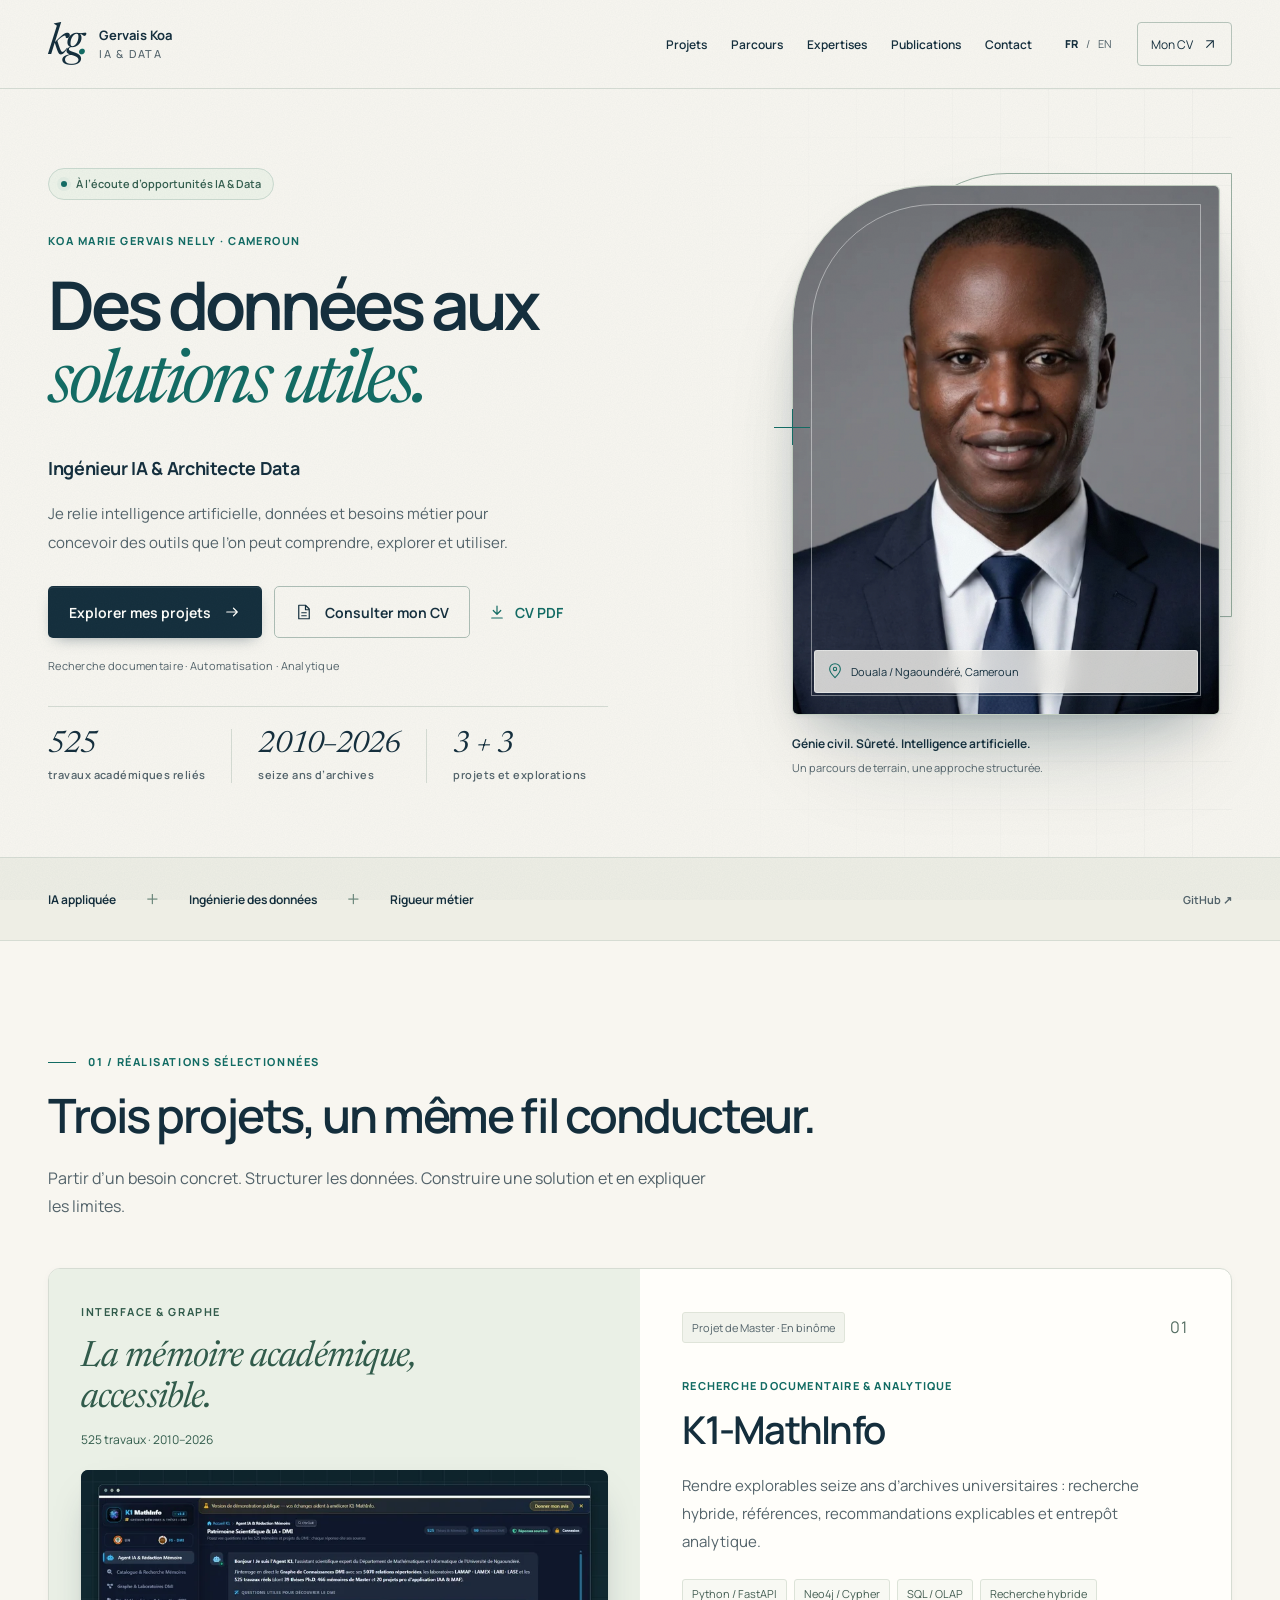
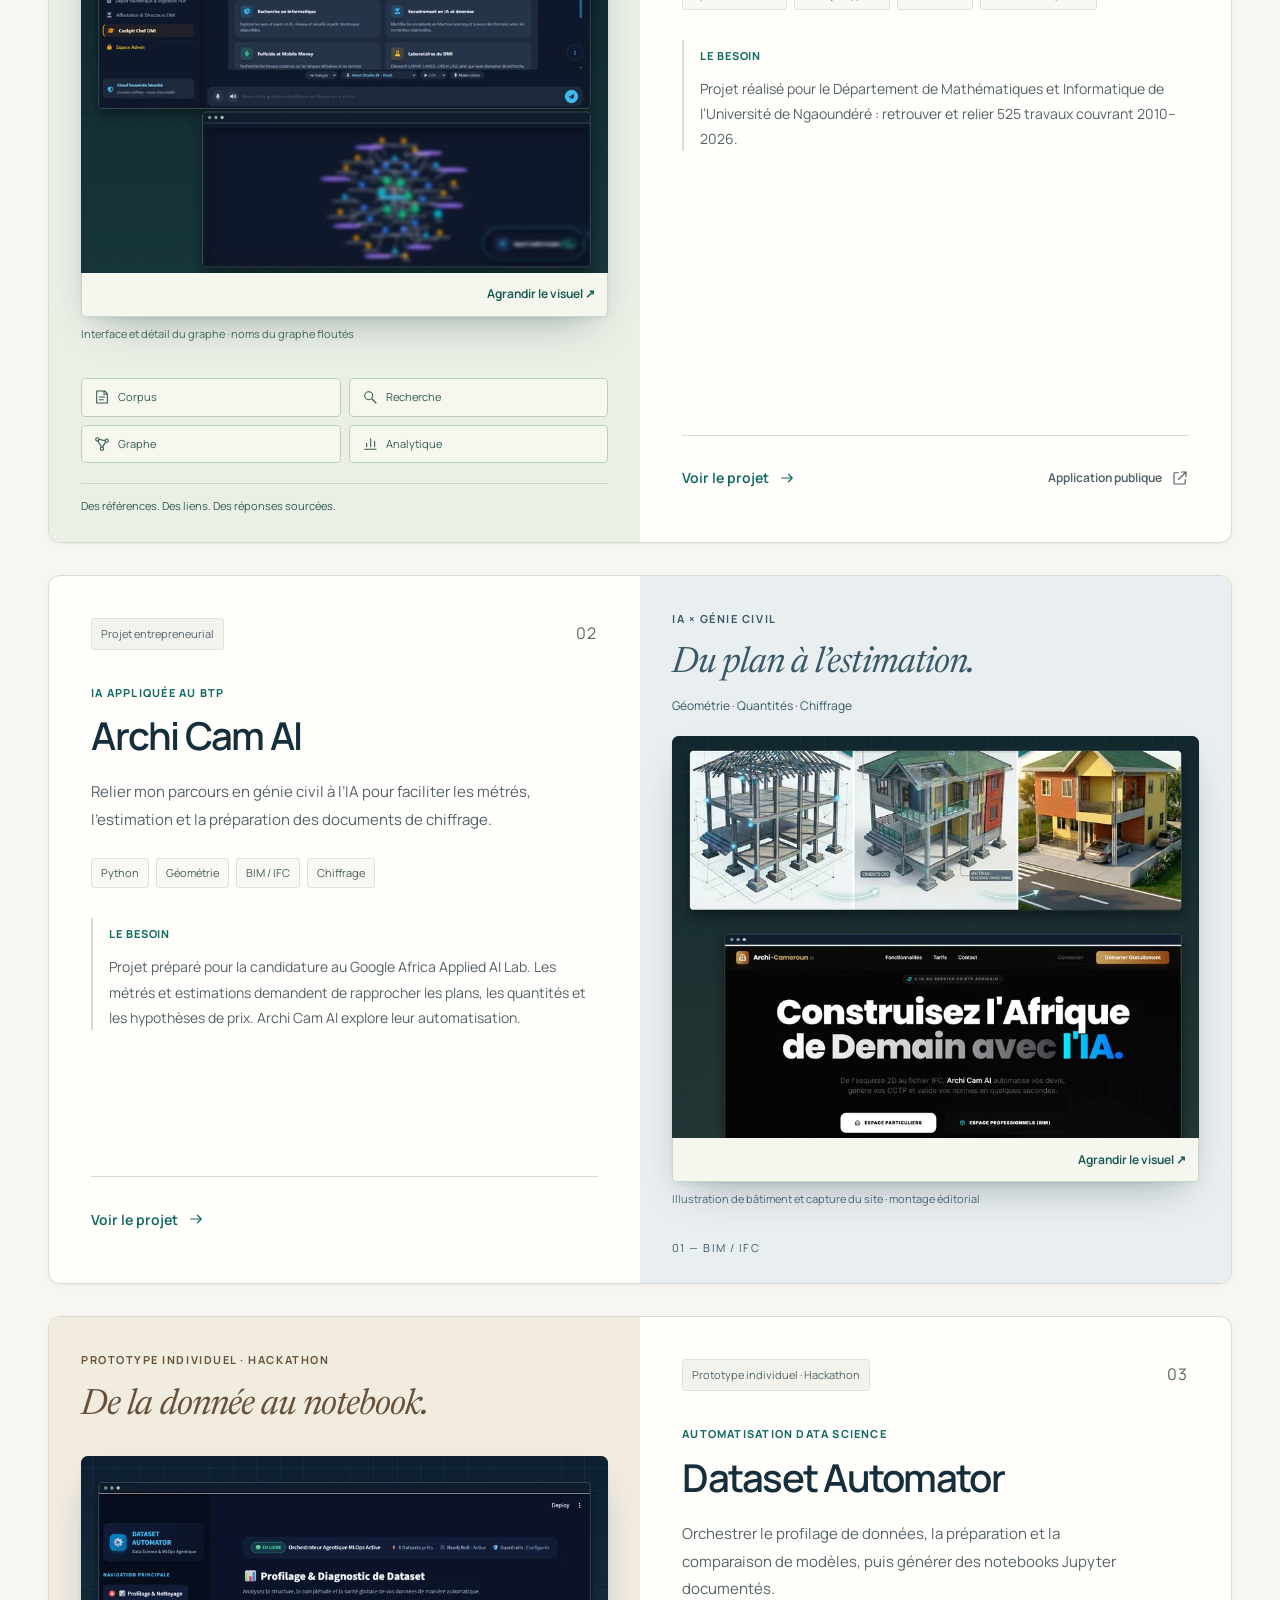
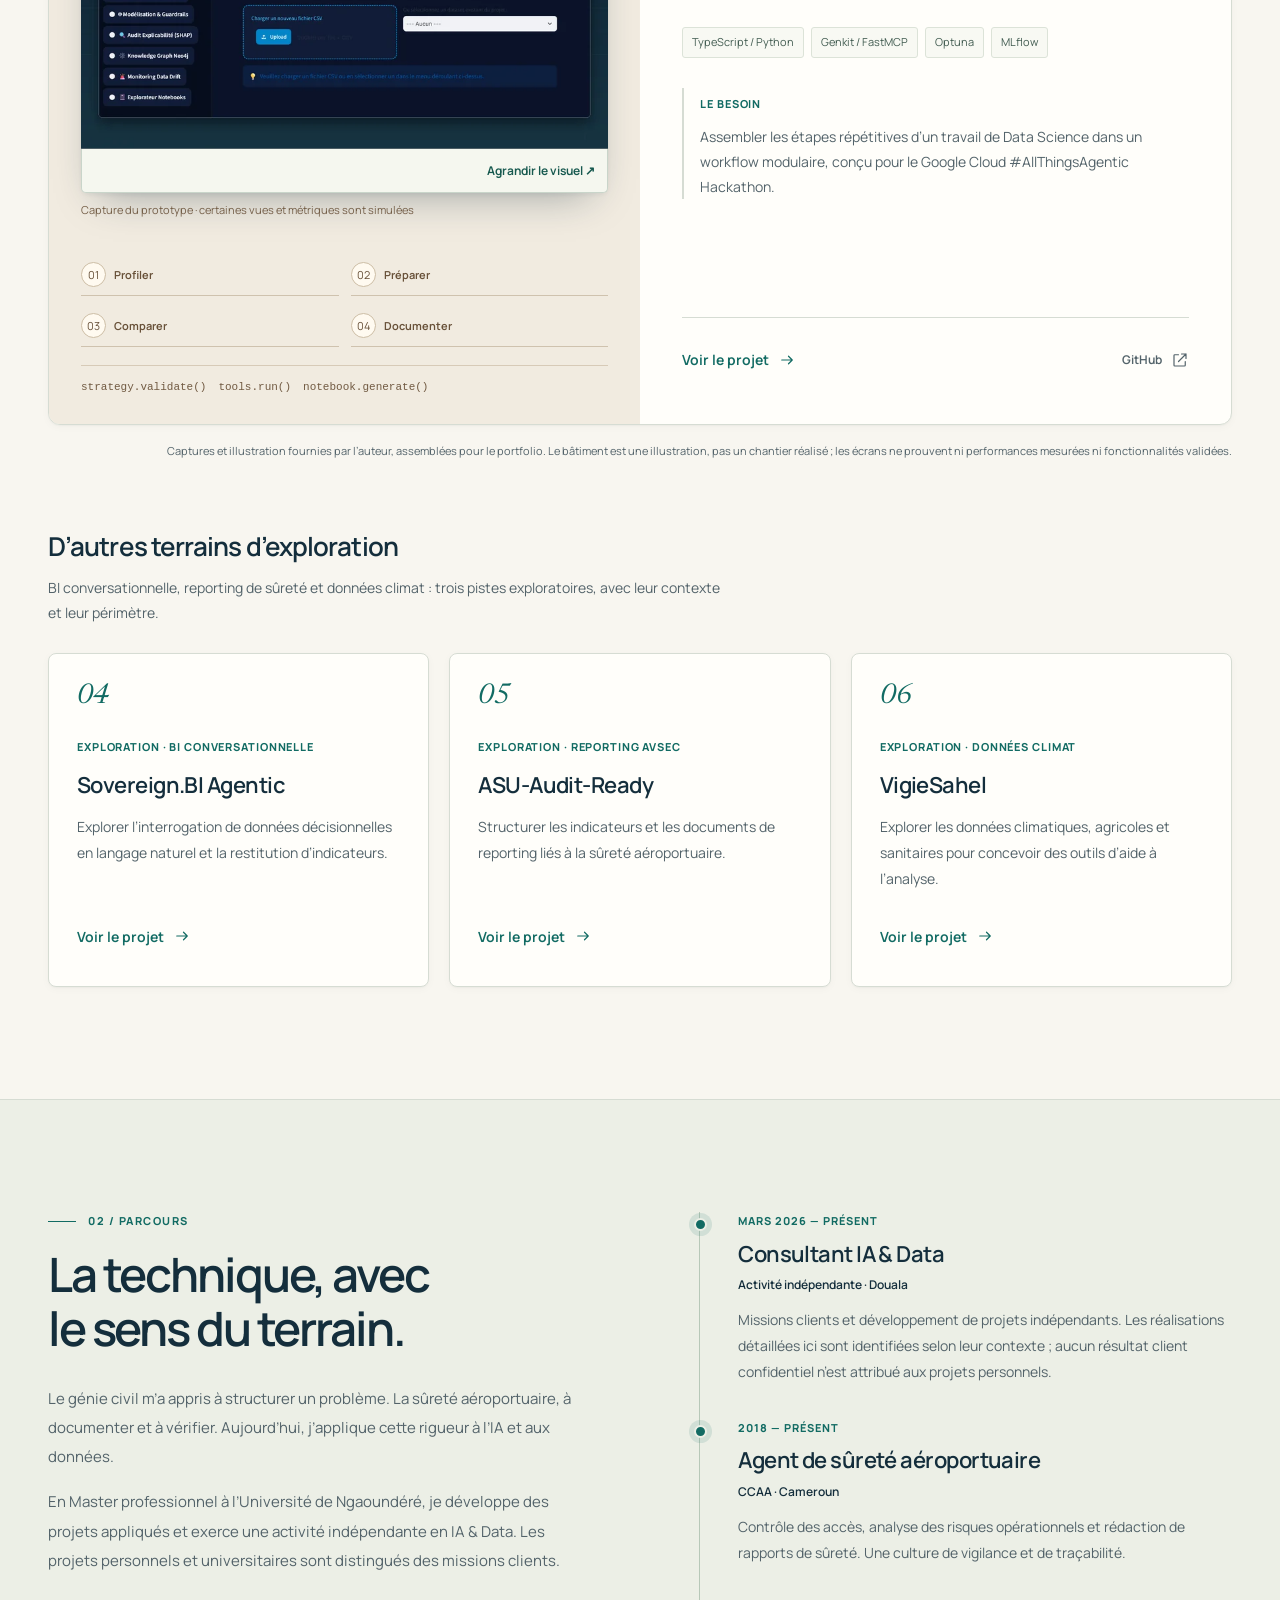
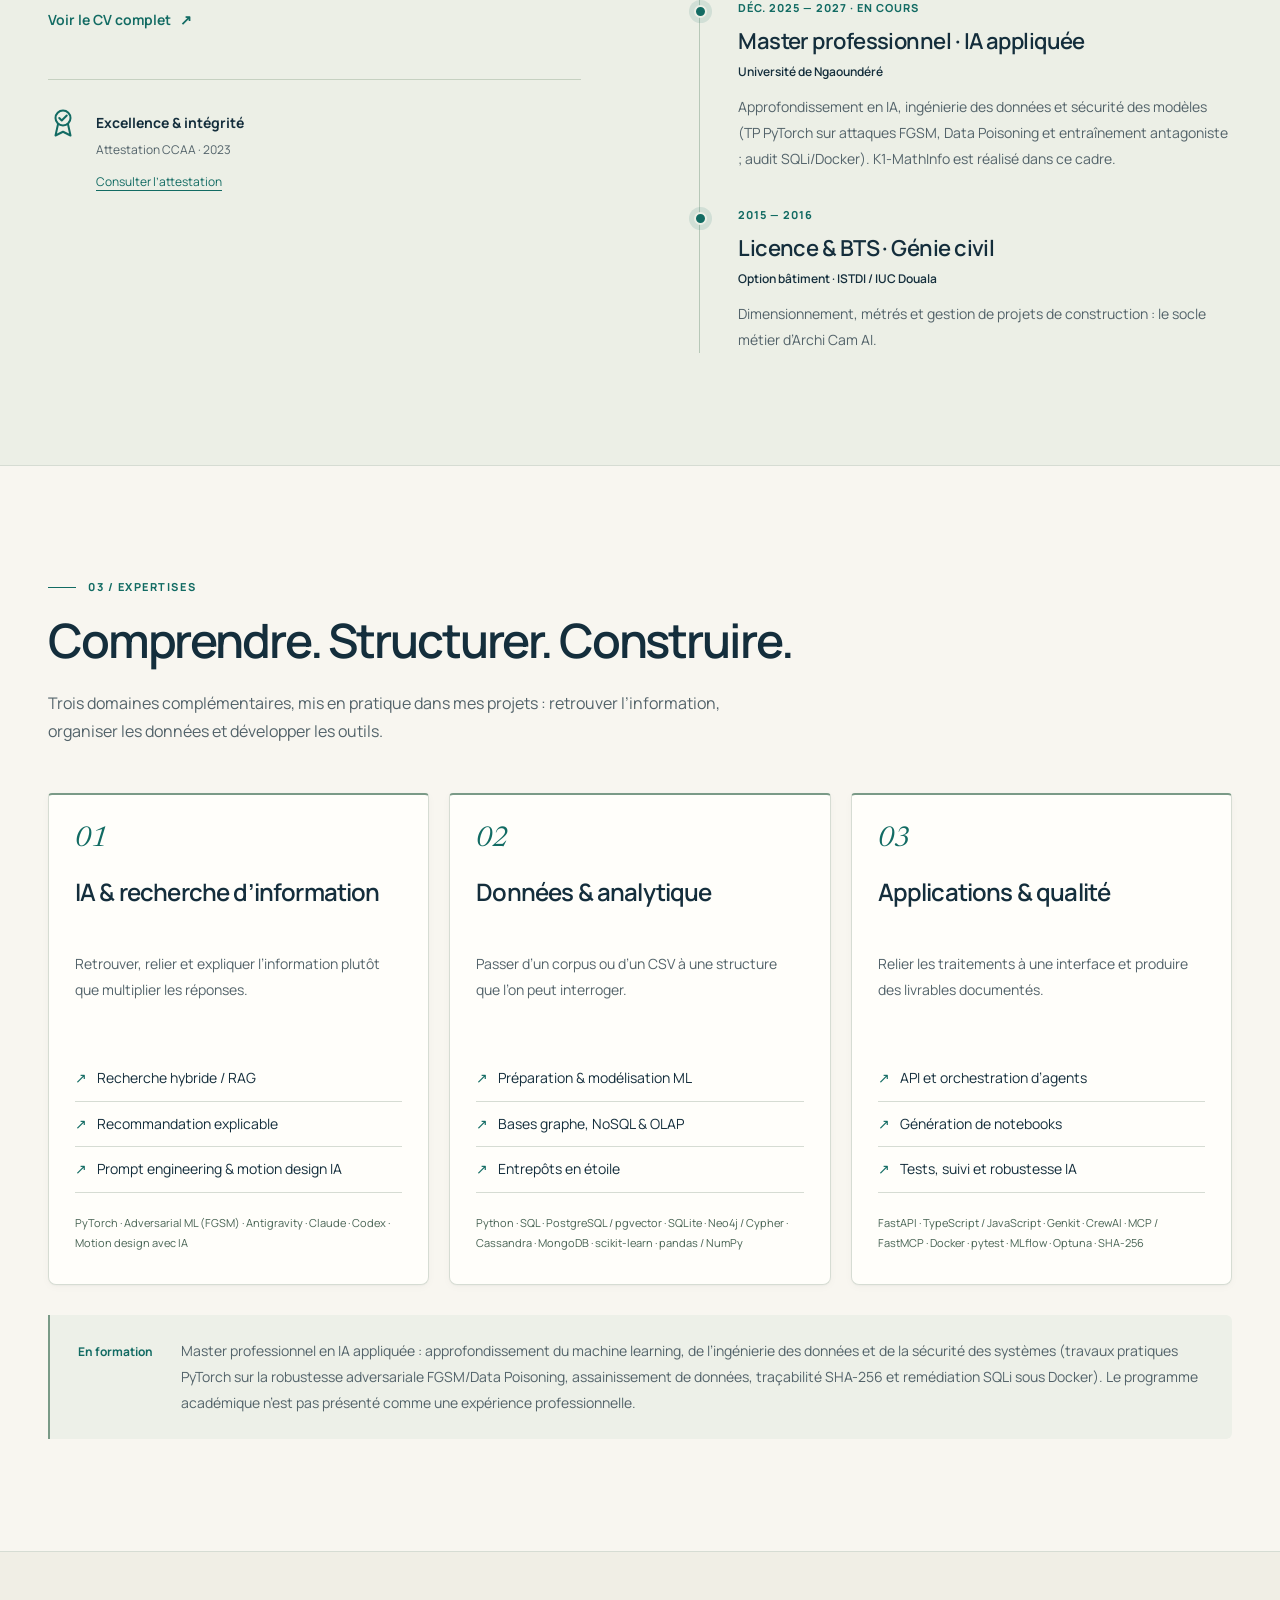
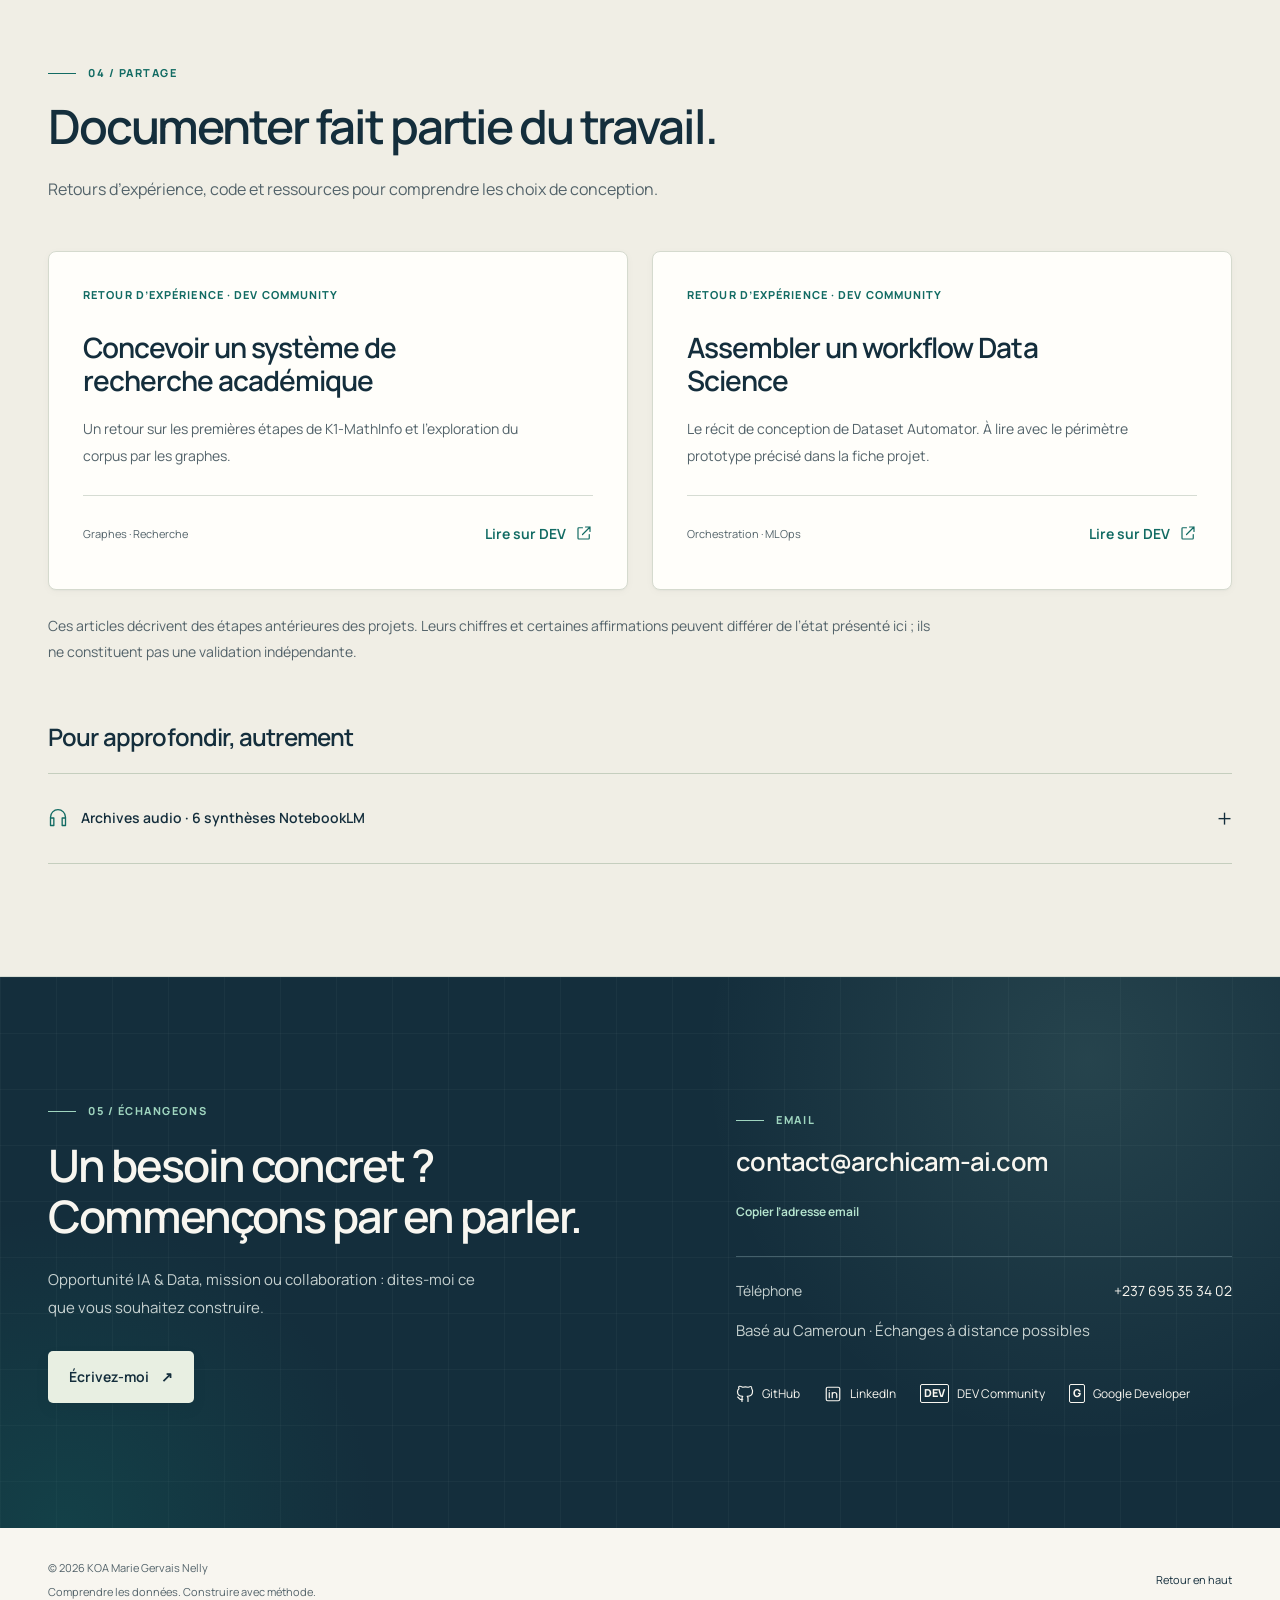
<file: index.html>
<!doctype html>
<html lang="fr">
<head>
  <meta charset="utf-8">
  <meta name="viewport" content="width=device-width, initial-scale=1">
  <title>KOA Marie Gervais Nelly — Ingénierie IA &amp; Data</title>
  <meta name="description" content="Portfolio de KOA Marie Gervais Nelly : recherche documentaire, ingénierie des données et IA appliquée. Découvrez K1-MathInfo, Archi Cam AI et Dataset Automator.">
  <meta name="theme-color" content="#f8f6f0">
  <meta property="og:type" content="website">
  <meta property="og:url" content="https://portfolio-gervais.vercel.app/">
  <meta property="og:title" content="KOA Marie Gervais Nelly — Ingénierie IA &amp; Data">
  <meta property="og:description" content="Des données aux solutions utiles. Recherche documentaire, automatisation et analytique.">
  <link rel="canonical" href="https://portfolio-gervais.vercel.app/">
  <link rel="alternate" hreflang="fr" href="https://portfolio-gervais.vercel.app/">
  <link rel="alternate" hreflang="en" href="https://portfolio-gervais.vercel.app/?lang=en">
  <link rel="alternate" hreflang="x-default" href="https://portfolio-gervais.vercel.app/">
  <meta property="og:site_name" content="Gervais Koa — IA &amp; Data">
  <meta property="og:locale" content="fr_FR">
  <meta property="og:locale:alternate" content="en_US">
  <meta property="og:image" content="https://portfolio-gervais.vercel.app/assets/images/og-card.png">
  <meta property="og:image:width" content="1200">
  <meta property="og:image:height" content="630">
  <meta property="og:image:alt" content="KOA Marie Gervais Nelly — Ingénieur IA &amp; Architecte Data">
  <meta name="twitter:card" content="summary_large_image">
  <meta name="twitter:image" content="https://portfolio-gervais.vercel.app/assets/images/og-card.png">
  <script type="application/ld+json">{"@context":"https://schema.org","@graph":[{"@type":"Person","@id":"https://portfolio-gervais.vercel.app/#person","name":"KOA Marie Gervais Nelly","alternateName":"Gervais Koa","jobTitle":"Ingénieur IA & Architecte Data","url":"https://portfolio-gervais.vercel.app/","image":"https://portfolio-gervais.vercel.app/assets/images/profile_portrait.webp","email":"mailto:contact@archicam-ai.com","address":{"@type":"PostalAddress","addressLocality":"Douala","addressCountry":"CM"},"knowsAbout":["Intelligence artificielle appliquée","Ingénierie des données","Recherche hybride / RAG","Graphes de connaissances","Neo4j","Cassandra","MongoDB","CrewAI","Python","FastAPI","SQL / OLAP","MLflow","Génie civil"],"knowsLanguage":["fr","en"],"sameAs":["https://github.com/gervais-afk","https://www.linkedin.com/in/marie-gervais-koa","https://dev.to/gervais_marie","https://me.developers.google.com/u/113140160674270711299"]},{"@type":"WebSite","@id":"https://portfolio-gervais.vercel.app/#website","url":"https://portfolio-gervais.vercel.app/","name":"KOA Marie Gervais Nelly — Portfolio IA & Data","inLanguage":["fr","en"],"author":{"@id":"https://portfolio-gervais.vercel.app/#person"}}]}</script>
  <link rel="icon" href="assets/images/favicon.svg" type="image/svg+xml">
  <link rel="preload" href="assets/fonts/manrope-latin.woff2" as="font" type="font/woff2" crossorigin>
  <link rel="preload" href="assets/fonts/newsreader-latin-italic.woff2" as="font" type="font/woff2" crossorigin>
  <link rel="stylesheet" href="style.css?v=295025f3f0">
  <noscript><style>.project-open,.language-switch,.menu-toggle,.copy-email{display:none!important}@media(max-width:800px){.header-inner{height:auto;flex-wrap:wrap;padding-block:12px}#main-nav{display:flex;position:static;order:3;flex-basis:100%;flex-wrap:wrap;flex-direction:row;gap:2px 18px;padding:0;border:0;box-shadow:none}#main-nav a{font-size:12px}}</style></noscript>
  <script src="translations.js?v=7585e38f94" defer></script>
  <script src="renderers.js?v=45a76fed81" defer></script>
  <script src="app.js?v=d227b0b1d8" defer></script>
</head>
<body>
  <a class="skip-link" href="#main" data-i18n="skip">Aller au contenu</a>
  <header class="site-header"><span class="scroll-progress" aria-hidden="true"></span>
    <div class="container header-inner">
      <a class="brand" href="#home" title="KOA Marie Gervais Nelly"><span class="brand-mark">kg<span>.</span></span><span class="brand-name">Gervais Koa<span>IA &amp; DATA</span></span></a>
      <nav id="main-nav" aria-label="Navigation principale">
        <a href="#projects" data-i18n="nav_projects">Projets</a><a href="#about" data-i18n="nav_about">Parcours</a><a href="#skills" data-i18n="nav_skills">Expertises</a><a href="#resources" data-i18n="nav_resources">Publications</a><a href="#contact" data-i18n="nav_contact">Contact</a><span class="nav-indicator" aria-hidden="true"></span>
      </nav>
      <div class="header-actions"><div class="language-switch" role="group" aria-label="Langue / Language"><button type="button" data-lang="fr" aria-pressed="true" lang="fr">FR</button><span aria-hidden="true">/</span><button type="button" data-lang="en" aria-pressed="false" lang="en">EN</button></div><a class="header-cv" href="cv.html" data-cv-page><span data-i18n="nav_cv">Mon CV</span><svg aria-hidden="true" viewBox="0 0 24 24"><path d="M7 17 17 7M7 7h10v10"/></svg></a><button class="menu-toggle" type="button" aria-expanded="false" aria-controls="main-nav" aria-label="Ouvrir le menu"><span></span><span></span></button></div>
    </div>
  </header>
  <main id="main">
    <section id="home" class="hero container">
      <div class="hero-copy">
        <p class="availability"><span aria-hidden="true"></span><span data-i18n="available">À l’écoute d’opportunités IA &amp; Data</span></p>
        <p class="eyebrow hero-eyebrow" data-i18n="hero_eyebrow">KOA MARIE GERVAIS NELLY · CAMEROUN</p>
        <h1><span data-i18n="hero_line1">Des données aux</span><br><span class="serif-accent" data-i18n="hero_line2">solutions utiles.</span></h1>
        <p class="hero-role" data-i18n="hero_role">Ingénieur IA &amp; Architecte Data</p>
        <p class="hero-description" data-i18n="hero_desc">Je relie intelligence artificielle, données et besoins métier pour concevoir des outils que l’on peut comprendre, explorer et utiliser.</p>
        <div class="hero-buttons"><a class="button button-dark" href="#projects"><span data-i18n="see_projects">Explorer mes projets</span><svg aria-hidden="true" viewBox="0 0 24 24"><path d="M5 12h14m-5-5 5 5-5 5"/></svg></a><a class="button button-outline" href="cv.html?lang=fr" data-cv-page><svg aria-hidden="true" viewBox="0 0 24 24"><path d="M14 3H5v18h14V8ZM14 3v6h5M9 13h6M9 17h6"/></svg><span data-i18n="consult_cv">Consulter mon CV</span></a><a class="text-link hero-pdf" href="KOA_MARIE_GERVAIS_NELLY_CV_FR.pdf" data-cv-download download><svg aria-hidden="true" viewBox="0 0 24 24"><path d="M12 4v11m-5-5 5 5 5-5M5 20h14"/></svg><span data-i18n="hero_cv_pdf">CV PDF</span></a></div>
        <p class="hero-note" data-i18n="hero_note">Recherche documentaire · Automatisation · Analytique</p><dl class="hero-proof"><div><dt data-i18n="proof1_label">travaux académiques reliés</dt><dd data-i18n="proof1_value">525</dd></div><div><dt data-i18n="proof2_label">seize ans d’archives</dt><dd data-i18n="proof2_value">2010–2026</dd></div><div><dt data-i18n="proof3_label">projets et explorations</dt><dd data-i18n="proof3_value">3 + 3</dd></div></dl>
      </div>
      <figure class="portrait-block"><div class="portrait-frame"><img src="assets/images/profile_portrait.webp" width="640" height="800" alt="Portrait de KOA Marie Gervais Nelly" fetchpriority="high"><div class="portrait-location"><svg aria-hidden="true" viewBox="0 0 24 24"><path d="M12 22S4 14 4 9a8 8 0 1 1 16 0c0 5-8 13-8 13Z"/><circle cx="12" cy="9" r="2.5"/></svg><span data-i18n="location">Douala / Ngaoundéré, Cameroun</span></div></div><figcaption><strong data-i18n="portrait_caption">Génie civil. Sûreté. Intelligence artificielle.</strong><span data-i18n="portrait_note">Un parcours de terrain, une approche structurée.</span></figcaption></figure>
    </section>
    <div class="discipline-rail"><div class="container"><span data-i18n="rail1">IA appliquée</span><span class="rail-cross" aria-hidden="true">+</span><span data-i18n="rail2">Ingénierie des données</span><span class="rail-cross" aria-hidden="true">+</span><span data-i18n="rail3">Rigueur métier</span><a href="https://github.com/gervais-afk" target="_blank" rel="noopener noreferrer">GitHub ↗</a></div></div>
    <section id="projects" class="section container">
      <div class="section-heading"><p class="eyebrow" data-i18n="projects_eyebrow">01 / RÉALISATIONS SÉLECTIONNÉES</p><h2 data-i18n="projects_title">Trois projets, un même fil conducteur.</h2><p data-i18n="projects_desc">Partir d’un besoin concret. Structurer les données. Construire une solution et en expliquer les limites.</p></div>
      <div class="featured-projects">
        <article class="project-card project-k1"><div class="project-visual k1-visual"><p class="visual-label" data-i18n="k1_visual_label">INTERFACE &amp; GRAPHE</p><p class="visual-title" data-i18n="k1_visual_title">La mémoire académique, accessible.</p><p class="visual-sub" data-i18n="k1_visual_sub">525 travaux · 2010–2026</p><a class="project-art-link" href="assets/images/projects/k1-composition-1440.webp" target="_blank" rel="noopener noreferrer"><span class="art-frame"><img class="project-art" src="assets/images/projects/k1-composition-800.webp" srcset="assets/images/projects/k1-composition-800.webp 800w, assets/images/projects/k1-composition-1440.webp 1440w" sizes="(max-width: 800px) 90vw, 42vw" width="1440" height="1100" alt="" loading="lazy" decoding="async"></span><span class="media-open" data-i18n="view_visual">Agrandir le visuel ↗</span></a><p class="art-caption" data-i18n="k1_media_note">Interface et détail du graphe · noms du graphe floutés</p><div class="knowledge-map" aria-hidden="true"><div class="map-line line-a"></div><div class="map-line line-b"></div><div class="map-line line-c"></div><div class="map-node node-a"><svg viewBox="0 0 24 24"><path d="M4 3h12l4 4v14H4ZM15 3v5h5M8 12h8M8 16h6"/></svg><span data-i18n="k1_node1">Corpus</span></div><div class="map-node node-b"><svg viewBox="0 0 24 24"><circle cx="10" cy="10" r="6"/><path d="m15 15 6 6"/></svg><span data-i18n="k1_node2">Recherche</span></div><div class="map-node node-c"><svg viewBox="0 0 24 24"><circle cx="5" cy="5" r="2.5"/><circle cx="19" cy="7" r="2.5"/><circle cx="12" cy="19" r="2.5"/><path d="m7.5 5 9 2M6 8l5 8m6-6-4 6"/></svg><span data-i18n="k1_node3">Graphe</span></div><div class="map-node node-d"><svg viewBox="0 0 24 24"><path d="M4 20h17M7 16v-5m6 5V4m6 12V8"/></svg><span data-i18n="k1_node4">Analytique</span></div></div><p class="visual-bottom" data-i18n="k1_result">Des références. Des liens. Des réponses sourcées.</p></div><div class="project-copy" id="project-k1"><!-- STATIC:project-k1 -->
<div class="project-meta"><span>Projet de Master · En binôme</span><span class="project-number">01</span></div><p class="eyebrow project-category">Recherche documentaire &amp; analytique</p><h3>K1-MathInfo</h3><p class="project-description">Rendre explorables seize ans d’archives universitaires : recherche hybride, références, recommandations explicables et entrepôt analytique.</p><ul class="tags" aria-label="Technologies"><li>Python / FastAPI</li><li>Neo4j / Cypher</li><li>SQL / OLAP</li><li>Recherche hybride</li></ul><div class="project-context"><span class="eyebrow">Le besoin</span><p>Projet réalisé pour le Département de Mathématiques et Informatique de l’Université de Ngaoundéré : retrouver et relier 525 travaux couvrant 2010–2026.</p></div><div class="project-actions"><button type="button" class="text-link project-open" data-project="k1"><span>Voir le projet</span><span class="sr-only"> — K1-MathInfo</span><svg aria-hidden="true" viewBox="0 0 24 24"><path d="M5 12h14m-5-5 5 5-5 5"/></svg></button><a class="text-link" href="https://k1.archicam-ai.com" target="_blank" rel="noopener noreferrer">Application publique<svg aria-hidden="true" viewBox="0 0 24 24"><path d="M14 4h6v6M20 4 10 14m0-9H5a1 1 0 0 0-1 1v13a1 1 0 0 0 1 1h13a1 1 0 0 0 1-1v-5"/></svg></a></div>
<!-- /STATIC:project-k1 --></div></article>
        <article class="project-card project-archi"><div class="project-visual archi-visual"><p class="visual-label" data-i18n="archi_visual_label">IA × GÉNIE CIVIL</p><p class="visual-title" data-i18n="archi_visual_title">Du plan à l’estimation.</p><p class="visual-sub" data-i18n="archi_visual_sub">Géométrie · Quantités · Chiffrage</p><a class="project-art-link" href="assets/images/projects/archi-composition-1440.webp" target="_blank" rel="noopener noreferrer"><span class="art-frame"><img class="project-art" src="assets/images/projects/archi-composition-800.webp" srcset="assets/images/projects/archi-composition-800.webp 800w, assets/images/projects/archi-composition-1440.webp 1440w" sizes="(max-width: 800px) 90vw, 42vw" width="1440" height="1100" alt="" loading="lazy" decoding="async"></span><span class="media-open" data-i18n="view_visual">Agrandir le visuel ↗</span></a><p class="art-caption" data-i18n="archi_media_note">Illustration de bâtiment et capture du site · montage éditorial</p><svg class="building-diagram" aria-hidden="true" viewBox="0 0 440 230"><g fill="none" stroke="currentColor" stroke-width="1.2"><path opacity=".18" d="m20 160 200-100 200 100-200 100ZM20 130l200-100 200 100M70 185V75m300 110V75M120 210V50m200 160V50"/><path d="m110 157 115 57 118-59V67L226 12 110 70ZM110 70l115 57 118-60M225 127v87M110 99l115 58 118-60M110 128l115 58 118-60M148 89v88m38-69v87m78-87v88m40-107v89"/><path opacity=".55" d="m74 181 151 74 152-76M75 171v20m302-22v20M357 65l28-14m-28 103 28-14m-13-82v89"/></g></svg><span class="drawing-label" aria-hidden="true">01 — BIM / IFC</span></div><div class="project-copy" id="project-archi"><!-- STATIC:project-archi -->
<div class="project-meta"><span>Projet entrepreneurial</span><span class="project-number">02</span></div><p class="eyebrow project-category">IA appliquée au BTP</p><h3>Archi Cam AI</h3><p class="project-description">Relier mon parcours en génie civil à l’IA pour faciliter les métrés, l’estimation et la préparation des documents de chiffrage.</p><ul class="tags" aria-label="Technologies"><li>Python</li><li>Géométrie</li><li>BIM / IFC</li><li>Chiffrage</li></ul><div class="project-context"><span class="eyebrow">Le besoin</span><p>Projet préparé pour la candidature au Google Africa Applied AI Lab. Les métrés et estimations demandent de rapprocher les plans, les quantités et les hypothèses de prix. Archi Cam AI explore leur automatisation.</p></div><div class="project-actions"><button type="button" class="text-link project-open" data-project="archi"><span>Voir le projet</span><span class="sr-only"> — Archi Cam AI</span><svg aria-hidden="true" viewBox="0 0 24 24"><path d="M5 12h14m-5-5 5 5-5 5"/></svg></button></div>
<!-- /STATIC:project-archi --></div></article>
        <article class="project-card project-dataset"><div class="project-visual dataset-visual"><p class="visual-label" data-i18n="dataset_visual_label">PROTOTYPE INDIVIDUEL · HACKATHON</p><p class="visual-title" data-i18n="dataset_visual_title">De la donnée au notebook.</p><a class="project-art-link" href="assets/images/projects/dataset-composition-1440.webp" target="_blank" rel="noopener noreferrer"><span class="art-frame"><img class="project-art" src="assets/images/projects/dataset-composition-800.webp" srcset="assets/images/projects/dataset-composition-800.webp 800w, assets/images/projects/dataset-composition-1440.webp 1440w" sizes="(max-width: 800px) 90vw, 42vw" width="1440" height="800" alt="" loading="lazy" decoding="async"></span><span class="media-open" data-i18n="view_visual">Agrandir le visuel ↗</span></a><p class="art-caption" data-i18n="dataset_media_note">Capture du prototype · certaines vues et métriques sont simulées</p><div class="pipeline" aria-hidden="true"><div><span>01</span><strong data-i18n="dataset_step1">Profiler</strong><i></i></div><div><span>02</span><strong data-i18n="dataset_step2">Préparer</strong><i></i></div><div><span>03</span><strong data-i18n="dataset_step3">Comparer</strong><i></i></div><div><span>04</span><strong data-i18n="dataset_step4">Documenter</strong></div></div><div class="code-note" aria-hidden="true"><span>strategy.validate()</span><span>tools.run()</span><span>notebook.generate()</span></div></div><div class="project-copy" id="project-dataset"><!-- STATIC:project-dataset -->
<div class="project-meta"><span>Prototype individuel · Hackathon</span><span class="project-number">03</span></div><p class="eyebrow project-category">Automatisation Data Science</p><h3>Dataset Automator</h3><p class="project-description">Orchestrer le profilage de données, la préparation et la comparaison de modèles, puis générer des notebooks Jupyter documentés.</p><ul class="tags" aria-label="Technologies"><li>TypeScript / Python</li><li>Genkit / FastMCP</li><li>Optuna</li><li>MLflow</li></ul><div class="project-context"><span class="eyebrow">Le besoin</span><p>Assembler les étapes répétitives d’un travail de Data Science dans un workflow modulaire, conçu pour le Google Cloud #AllThingsAgentic Hackathon.</p></div><div class="project-actions"><button type="button" class="text-link project-open" data-project="dataset"><span>Voir le projet</span><span class="sr-only"> — Dataset Automator</span><svg aria-hidden="true" viewBox="0 0 24 24"><path d="M5 12h14m-5-5 5 5-5 5"/></svg></button><a class="text-link" href="https://github.com/gervais-afk/notebooks-factory" target="_blank" rel="noopener noreferrer">GitHub<svg aria-hidden="true" viewBox="0 0 24 24"><path d="M14 4h6v6M20 4 10 14m0-9H5a1 1 0 0 0-1 1v13a1 1 0 0 0 1 1h13a1 1 0 0 0 1-1v-5"/></svg></a></div>
<!-- /STATIC:project-dataset --></div></article>
      </div>
      <p class="diagram-caption" data-i18n="diagram_note">Captures et illustration fournies par l’auteur, assemblées pour le portfolio. Le bâtiment est une illustration, pas un chantier réalisé ; les écrans ne prouvent ni performances mesurées ni fonctionnalités validées.</p>
      <div class="other-heading"><h3 data-i18n="other_title">D’autres terrains d’exploration</h3><p data-i18n="other_desc">BI conversationnelle, reporting de sûreté et données climat : trois pistes exploratoires, avec leur contexte et leur périmètre.</p></div>
      <div class="secondary-grid" id="secondary-projects"><!-- STATIC:secondary -->
<article class="secondary-card"><span class="small-index">04</span><p class="eyebrow">Exploration · BI conversationnelle</p><h4>Sovereign.BI Agentic</h4><p>Explorer l’interrogation de données décisionnelles en langage naturel et la restitution d’indicateurs.</p><button type="button" class="text-link project-open" data-project="sovereign"><span>Voir le projet</span><span class="sr-only"> — Sovereign.BI Agentic</span><svg aria-hidden="true" viewBox="0 0 24 24"><path d="M5 12h14m-5-5 5 5-5 5"/></svg></button></article><article class="secondary-card"><span class="small-index">05</span><p class="eyebrow">Exploration · Reporting AVSEC</p><h4>ASU-Audit-Ready</h4><p>Structurer les indicateurs et les documents de reporting liés à la sûreté aéroportuaire.</p><button type="button" class="text-link project-open" data-project="asu"><span>Voir le projet</span><span class="sr-only"> — ASU-Audit-Ready</span><svg aria-hidden="true" viewBox="0 0 24 24"><path d="M5 12h14m-5-5 5 5-5 5"/></svg></button></article><article class="secondary-card"><span class="small-index">06</span><p class="eyebrow">Exploration · Données climat</p><h4>VigieSahel</h4><p>Explorer les données climatiques, agricoles et sanitaires pour concevoir des outils d’aide à l’analyse.</p><button type="button" class="text-link project-open" data-project="vigie"><span>Voir le projet</span><span class="sr-only"> — VigieSahel</span><svg aria-hidden="true" viewBox="0 0 24 24"><path d="M5 12h14m-5-5 5 5-5 5"/></svg></button></article>
<!-- /STATIC:secondary --></div>
    </section>
    <section id="about" class="section about-section"><div class="container about-grid"><div class="about-intro"><p class="eyebrow" data-i18n="about_eyebrow">02 / PARCOURS</p><h2 data-i18n="about_title">La technique, avec le sens du terrain.</h2><p data-i18n="about_p1">Le génie civil m’a appris à structurer un problème. La sûreté aéroportuaire, à documenter et à vérifier. Aujourd’hui, j’applique cette rigueur à l’IA et aux données.</p><p data-i18n="about_p2">En Master professionnel à l’Université de Ngaoundéré, je développe des projets appliqués et exerce une activité indépendante en IA &amp; Data. Les projets personnels et universitaires sont distingués des missions clients.</p><a href="cv.html" class="text-link" data-cv-page><span data-i18n="about_cv">Voir le CV complet</span><span aria-hidden="true">↗</span></a><div class="recognition"><svg aria-hidden="true" viewBox="0 0 24 24"><circle cx="12" cy="8" r="6"/><path d="m8 13-2 9 6-3 6 3-2-9m-7-5 2 2 4-4"/></svg><div><strong data-i18n="recognition">Excellence &amp; intégrité</strong><span data-i18n="recognition_desc">Attestation CCAA · 2023</span><a href="assets/images/attestation_excellence_ccaa.jpg" target="_blank" rel="noopener noreferrer" data-i18n="recognition_link">Consulter l’attestation</a></div></div></div><div class="journey" id="journey"><!-- STATIC:journey -->
<article class="journey-item"><p class="eyebrow">MARS 2026 — PRÉSENT</p><h3>Consultant IA &amp; Data</h3><p class="journey-place">Activité indépendante · Douala</p><p>Missions clients et développement de projets indépendants. Les réalisations détaillées ici sont identifiées selon leur contexte ; aucun résultat client confidentiel n’est attribué aux projets personnels.</p></article><article class="journey-item"><p class="eyebrow">2018 — PRÉSENT</p><h3>Agent de sûreté aéroportuaire</h3><p class="journey-place">CCAA · Cameroun</p><p>Contrôle des accès, analyse des risques opérationnels et rédaction de rapports de sûreté. Une culture de vigilance et de traçabilité.</p></article><article class="journey-item"><p class="eyebrow">DÉC. 2025 — 2027 · EN COURS</p><h3>Master professionnel · IA appliquée</h3><p class="journey-place">Université de Ngaoundéré</p><p>Approfondissement en IA, ingénierie des données et sécurité des modèles (TP PyTorch sur attaques FGSM, Data Poisoning et entraînement antagoniste ; audit SQLi/Docker). K1-MathInfo est réalisé dans ce cadre.</p></article><article class="journey-item"><p class="eyebrow">2015 — 2016</p><h3>Licence &amp; BTS · Génie civil</h3><p class="journey-place">Option bâtiment · ISTDI / IUC Douala</p><p>Dimensionnement, métrés et gestion de projets de construction : le socle métier d’Archi Cam AI.</p></article>
<!-- /STATIC:journey --></div></div></section>
    <section id="skills" class="section container"><div class="section-heading"><p class="eyebrow" data-i18n="skills_eyebrow">03 / EXPERTISES</p><h2 data-i18n="skills_title">Comprendre. Structurer. Construire.</h2><p data-i18n="skills_desc">Trois domaines complémentaires, mis en pratique dans mes projets : retrouver l’information, organiser les données et développer les outils.</p></div><div class="skills-grid" id="skill-cards"><!-- STATIC:skills -->
<article class="skill-card"><span class="small-index">01</span><h3>IA &amp; recherche d’information</h3><p>Retrouver, relier et expliquer l’information plutôt que multiplier les réponses.</p><ul class="skill-list"><li>Recherche hybride / RAG</li><li>Recommandation explicable</li><li>Prompt engineering &amp; motion design IA</li></ul><p class="tools">PyTorch · Adversarial ML (FGSM) · Antigravity · Claude · Codex · Motion design avec IA</p></article><article class="skill-card"><span class="small-index">02</span><h3>Données &amp; analytique</h3><p>Passer d’un corpus ou d’un CSV à une structure que l’on peut interroger.</p><ul class="skill-list"><li>Préparation &amp; modélisation ML</li><li>Bases graphe, NoSQL &amp; OLAP</li><li>Entrepôts en étoile</li></ul><p class="tools">Python · SQL · PostgreSQL / pgvector · SQLite · Neo4j / Cypher · Cassandra · MongoDB · scikit-learn · pandas / NumPy</p></article><article class="skill-card"><span class="small-index">03</span><h3>Applications &amp; qualité</h3><p>Relier les traitements à une interface et produire des livrables documentés.</p><ul class="skill-list"><li>API et orchestration d’agents</li><li>Génération de notebooks</li><li>Tests, suivi et robustesse IA</li></ul><p class="tools">FastAPI · TypeScript / JavaScript · Genkit · CrewAI · MCP / FastMCP · Docker · pytest · MLflow · Optuna · SHA-256</p></article>
<!-- /STATIC:skills --></div><aside class="learning-note"><strong data-i18n="learning">En formation</strong><p data-i18n="learning_desc">Master professionnel en IA appliquée : approfondissement du machine learning, de l’ingénierie des données et de la sécurité des systèmes (travaux pratiques PyTorch sur la robustesse adversariale FGSM/Data Poisoning, assainissement de données, traçabilité SHA-256 et remédiation SQLi sous Docker). Le programme académique n’est pas présenté comme une expérience professionnelle.</p></aside></section>
    <section id="resources" class="section resources-section"><div class="container"><div class="section-heading"><p class="eyebrow" data-i18n="resources_eyebrow">04 / PARTAGE</p><h2 data-i18n="resources_title">Documenter fait partie du travail.</h2><p data-i18n="resources_desc">Retours d’expérience, code et ressources pour comprendre les choix de conception.</p></div><div class="articles-grid" id="article-cards"><!-- STATIC:articles -->
<article class="article-card"><p class="eyebrow">RETOUR D’EXPÉRIENCE · DEV COMMUNITY</p><h3>Concevoir un système de recherche académique</h3><p>Un retour sur les premières étapes de K1-MathInfo et l’exploration du corpus par les graphes.</p><div class="article-bottom"><span>Graphes · Recherche</span><a class="text-link" href="https://dev.to/gervais_marie/building-a-zero-hallucination-academic-graphrag-1379-nodes-multi-agent-orchestration-local-4mfo" target="_blank" rel="noopener noreferrer">Lire sur DEV<svg aria-hidden="true" viewBox="0 0 24 24"><path d="M14 4h6v6M20 4 10 14m0-9H5a1 1 0 0 0-1 1v13a1 1 0 0 0 1 1h13a1 1 0 0 0 1-1v-5"/></svg></a></div></article><article class="article-card"><p class="eyebrow">RETOUR D’EXPÉRIENCE · DEV COMMUNITY</p><h3>Assembler un workflow Data Science</h3><p>Le récit de conception de Dataset Automator. À lire avec le périmètre prototype précisé dans la fiche projet.</p><div class="article-bottom"><span>Orchestration · MLOps</span><a class="text-link" href="https://dev.to/gervais_marie/how-i-built-a-multi-agent-mlops-control-center-with-google-tabfm-gemma-2b-eu-ai-act-38c7" target="_blank" rel="noopener noreferrer">Lire sur DEV<svg aria-hidden="true" viewBox="0 0 24 24"><path d="M14 4h6v6M20 4 10 14m0-9H5a1 1 0 0 0-1 1v13a1 1 0 0 0 1 1h13a1 1 0 0 0 1-1v-5"/></svg></a></div></article>
<!-- /STATIC:articles --></div><p class="editorial-note" data-i18n="resources_note">Ces articles décrivent des étapes antérieures des projets. Leurs chiffres et certaines affirmations peuvent différer de l’état présenté ici ; ils ne constituent pas une validation indépendante.</p><div class="audio-archive"><h3 data-i18n="audio_title">Pour approfondir, autrement</h3><details id="audio-details"><summary><svg aria-hidden="true" viewBox="0 0 24 24"><path d="M3 14v-3a9 9 0 0 1 18 0v3M3 12h4v9H3zm14 0h4v9h-4z"/></svg><span data-i18n="audio_summary">Archives audio · 6 synthèses NotebookLM</span><span class="details-plus" aria-hidden="true">+</span></summary><div class="audio-content"><p class="archive-notice" data-i18n="audio_notice">Synthèses générées par IA, conservées comme archives éditoriales. Elles peuvent contenir des descriptions anciennes ou des affirmations non vérifiées. Ce ne sont ni des témoignages d’experts ni des preuves de performance.</p><label for="audio-select" data-i18n="audio_label">Choisir une synthèse audio</label><select id="audio-select"><option value="0">01 — Vue d’ensemble / Overview · FR</option><option value="1">02 — Architecture IA / AI architecture · FR</option><option value="2">03 — BTP &amp; Sahel / Construction &amp; Sahel · FR</option><option value="3">04 — Fonctionnement hors ligne / Offline design · FR</option><option value="4">05 — Construction &amp; Health · EN</option><option value="5">06 — Aviation Security · EN</option></select><audio id="archive-player" controls preload="none" aria-label="Synthèse audio NotebookLM"></audio><p class="audio-status" role="status"></p><p class="small-note" data-i18n="audio_language">Les pistes restent dans leur langue d’origine.</p></div></details></div></div></section>
    <section id="contact" class="section contact-section"><div class="container contact-grid"><div><p class="eyebrow" data-i18n="contact_eyebrow">05 / ÉCHANGEONS</p><h2 data-i18n="contact_title">Un besoin concret ?
Commençons par en parler.</h2><p data-i18n="contact_desc">Opportunité IA &amp; Data, mission ou collaboration : dites-moi ce que vous souhaitez construire.</p><a class="button button-dark" href="mailto:contact@archicam-ai.com"><span data-i18n="email_me">Écrivez-moi</span><span aria-hidden="true">↗</span></a></div><div class="contact-details"><span class="eyebrow">EMAIL</span><a class="email-address" href="mailto:contact@archicam-ai.com">contact@archicam-ai.com</a><button type="button" class="text-link copy-email" data-i18n="copy_email">Copier l’adresse email</button><p id="copy-status" role="status"></p><div class="phone-row"><span data-i18n="phone">Téléphone</span><a href="tel:+237695353402">+237 695 35 34 02</a></div><p class="small-note" data-i18n="contact_local">Basé au Cameroun · Échanges à distance possibles</p><div class="social-links"><a href="https://github.com/gervais-afk" target="_blank" rel="noopener noreferrer"><svg aria-hidden="true" viewBox="0 0 24 24"><path d="M9 19c-5 2-5-3-7-3m14 6v-4a4 4 0 0 0-1-3c4 0 7-2 7-6a5 5 0 0 0-1-4c0-1 0-3-1-3-2 0-3 1-4 1a14 14 0 0 0-7 0C7 2 5 1 4 2s0 3 0 3a5 5 0 0 0-2 4c0 4 3 6 7 6-1 1-1 2-1 3v4"/></svg>GitHub</a><a href="https://www.linkedin.com/in/marie-gervais-koa" target="_blank" rel="noopener noreferrer"><svg aria-hidden="true" viewBox="0 0 24 24"><rect x="3" y="3" width="18" height="18" rx="2"/><path d="M7 10v7m4 0v-7m0 3c0-4 6-4 6 0v4M7 7v.1"/></svg>LinkedIn</a><a href="https://dev.to/gervais_marie" target="_blank" rel="noopener noreferrer"><span class="dev-mark" aria-hidden="true">DEV</span>DEV Community</a><a href="https://me.developers.google.com/u/113140160674270711299" target="_blank" rel="noopener noreferrer"><span class="dev-mark" aria-hidden="true">G</span>Google Developer</a></div></div></div></section>
  </main>
  <footer class="container site-footer"><p>© <span id="year">2026</span> KOA Marie Gervais Nelly<span class="footer-note" data-i18n="footer_note">Comprendre les données. Construire avec méthode.</span></p><a href="#home" data-i18n="back_top">Retour en haut</a></footer>
  <dialog id="project-dialog" aria-labelledby="project-dialog-title"><div class="dialog-bar"><span>PORTFOLIO / <span id="dialog-index">01</span></span><span class="dialog-tools"><button type="button" class="dialog-share"><svg aria-hidden="true" viewBox="0 0 24 24"><path d="M10 14a5 5 0 0 0 7 0l3-3a5 5 0 0 0-7-7l-1 1m2 5a5 5 0 0 0-7 0l-3 3a5 5 0 0 0 7 7l1-1"/></svg><span data-i18n="copy_link">Copier le lien</span></button><button type="button" class="dialog-close" aria-label="Fermer la fiche projet"><svg aria-hidden="true" viewBox="0 0 24 24"><path d="m6 6 12 12M6 18 18 6"/></svg></button></span><span class="sr-only" id="share-status" role="status"></span></div><div id="project-dialog-content"></div></dialog>
  <noscript><p class="noscript-note">Le contenu français et les CV restent disponibles. Activez JavaScript pour les traductions et les fiches détaillées des projets.</p></noscript>
</body>
</html>
</file>
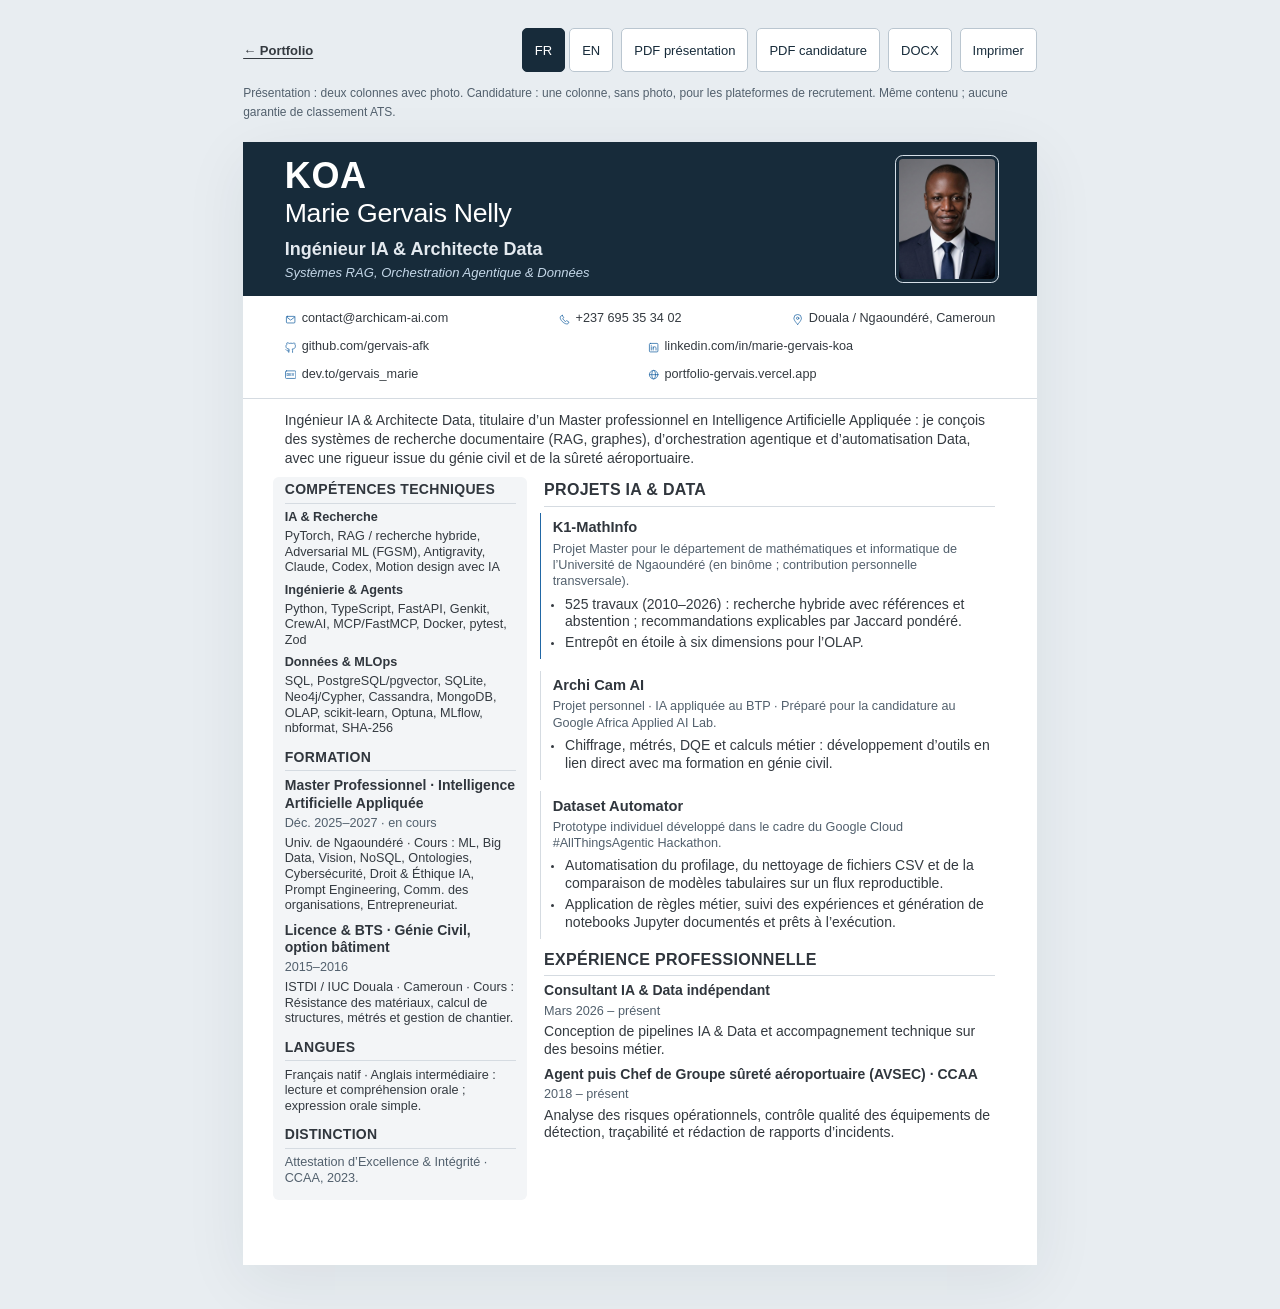
<file: cv.html>
<!doctype html>
<html lang="fr">
<head>
  <meta charset="utf-8">
  <meta name="viewport" content="width=device-width, initial-scale=1">
  <meta name="description" content="CV bilingue de KOA Marie Gervais Nelly — Ingénieur IA &amp; Architecte Data.">
  <meta name="theme-color" content="#172b3a">
  <title>CV · KOA Marie Gervais Nelly</title>
  <link rel="stylesheet" href="cv.css?v=3fa95295db">
  <script src="profile.js?v=470b4cc2cf" defer></script>
  <script src="cv.js?v=7d833fcfb5" defer></script>
</head>
<body>
  <nav class="toolbar" aria-label="Actions CV">
    <a class="back" href="index.html" id="back-link">← Portfolio</a>
    <div class="language" role="group" aria-label="Langue / Language">
      <button type="button" data-lang="fr" aria-pressed="true" lang="fr">FR</button>
      <button type="button" data-lang="en" aria-pressed="false" lang="en">EN</button>
    </div>
    <a id="download-pdf" class="primary" href="KOA_MARIE_GERVAIS_NELLY_CV_FR.pdf" download>PDF présentation</a>
    <a id="download-ats" href="KOA_MARIE_GERVAIS_NELLY_CV_ATS_FR.pdf" aria-describedby="download-note" download>PDF candidature</a>
    <a id="download-docx" href="KOA_MARIE_GERVAIS_NELLY_CV_FR.docx" download>DOCX</a>
    <button id="print-cv" type="button">Imprimer</button>
  </nav>
  <p class="download-note" id="download-note">Présentation : deux colonnes avec photo. Candidature : une colonne, sans photo, pour les plateformes de recrutement. Même contenu ; aucune garantie de classement ATS.</p>
  <main id="cv" class="sheet" aria-label="Curriculum vitae"></main>
  <noscript><p class="notice">Activez JavaScript pour afficher le CV. Présentation : <a href="KOA_MARIE_GERVAIS_NELLY_CV_FR.pdf">PDF français</a> / <a href="KOA_MARIE_GERVAIS_NELLY_CV_EN.pdf">English PDF</a>. Candidature, sans photo : <a href="KOA_MARIE_GERVAIS_NELLY_CV_ATS_FR.pdf">PDF français</a> / <a href="KOA_MARIE_GERVAIS_NELLY_CV_ATS_EN.pdf">English PDF</a>.</p></noscript>
</body>
</html>
</file>
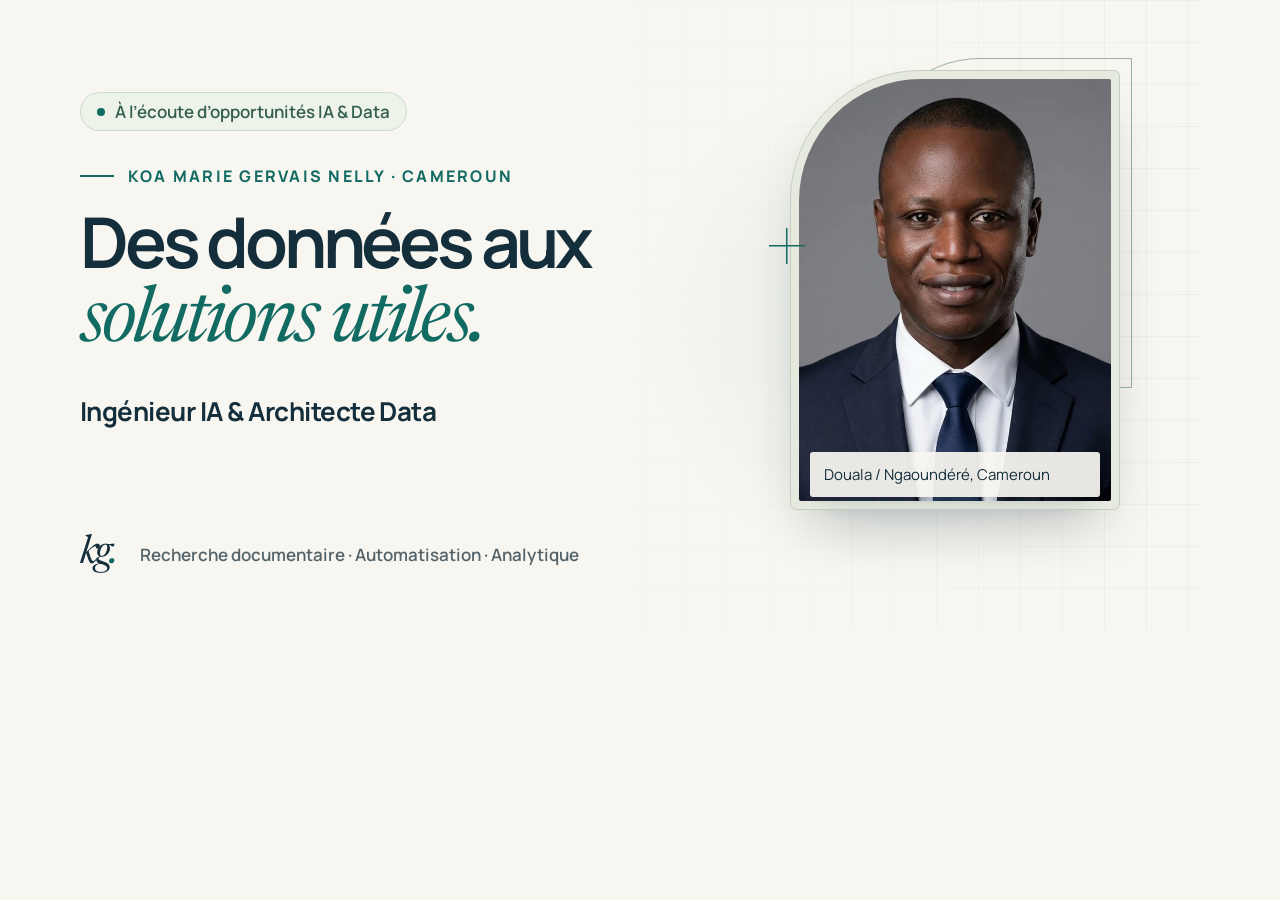
<file: scripts/og-card.html>
<!doctype html>
<!-- Source of assets/images/og-card.png (1200×630). Render with scripts/build_og_card.mjs. -->
<html lang="fr">
<head>
<meta charset="utf-8">
<style>
@font-face { font-family: Manrope; src: url("../assets/fonts/manrope-latin.woff2") format("woff2"); font-weight: 200 800; }
@font-face { font-family: Newsreader; src: url("../assets/fonts/newsreader-latin-italic.woff2") format("woff2"); font-style: italic; }
* { box-sizing: border-box; margin: 0; }
html, body { width: 1200px; height: 630px; overflow: hidden; }
body { position: relative; background: #f8f6f0; color: #142e3c; font-family: Manrope, sans-serif; }
.grid { position: absolute; inset: 0 0 0 50%; background-image: linear-gradient(#142e3c0b 1px, transparent 1px), linear-gradient(90deg, #142e3c0b 1px, transparent 1px); background-size: 42px 42px; -webkit-mask-image: linear-gradient(90deg, transparent, #000); }
.glow { position: absolute; right: 40px; top: 60px; width: 520px; height: 520px; background: radial-gradient(closest-side, #126b6314, transparent); }
.copy { position: absolute; left: 80px; top: 92px; width: 640px; }
.chip { display: inline-flex; align-items: center; gap: 10px; padding: 7px 16px; border: 1px solid #cbdacf; border-radius: 30px; background: #eef3e9; color: #345e4e; font-size: 17px; font-weight: 600; }
.chip i { width: 8px; height: 8px; border-radius: 50%; background: #126b63; }
.eyebrow { margin-top: 34px; color: #126b63; font-size: 16px; font-weight: 750; letter-spacing: .14em; display: flex; align-items: center; gap: 14px; }
.eyebrow::before { content: ""; width: 34px; height: 1.5px; background: currentColor; }
h1 { margin-top: 18px; font-size: 70px; font-weight: 650; letter-spacing: -.06em; line-height: 1.04; }
h1 em { color: #126b63; font-family: Newsreader, serif; font-weight: 400; font-size: 1.12em; letter-spacing: -.05em; }
.role { margin-top: 30px; font-size: 26px; font-weight: 700; letter-spacing: -.02em; }
.foot { position: absolute; left: 80px; bottom: 56px; display: flex; gap: 26px; align-items: center; color: #53636a; font-size: 17px; font-weight: 600; }
.foot b { color: #142e3c; font-family: Newsreader, serif; font-style: italic; font-weight: 400; font-size: 40px; letter-spacing: -.09em; }
.foot b span { color: #126b63; }
.portrait { position: absolute; right: 80px; top: 70px; width: 330px; height: 440px; padding: 8px; border: 1px solid #c4cfc1; border-radius: 130px 6px 6px 6px; background: #e6e9de; box-shadow: 0 30px 60px -24px #142e3c55; }
.portrait img { width: 100%; height: 100%; object-fit: cover; object-position: center top; border-radius: 122px 2px 2px 2px; }
.arch { position: absolute; right: 68px; top: 58px; width: 262px; height: 330px; border: 1px solid #9aafa1; border-radius: 110px 0 0 0; }
.loc { position: absolute; right: 100px; top: 452px; width: 290px; padding: 12px 14px; background: #f8f6f0ee; border-radius: 3px; font-size: 15px; box-shadow: 0 8px 22px -10px #142e3c55; }
.cross { position: absolute; right: 395px; top: 228px; width: 36px; height: 36px; background: linear-gradient(#126b63, #126b63) center / 1.5px 100% no-repeat, linear-gradient(#126b63, #126b63) center / 100% 1.5px no-repeat; }
</style>
</head>
<body>
  <div class="grid"></div><div class="glow"></div>
  <div class="copy">
    <span class="chip"><i></i>À l’écoute d’opportunités IA &amp; Data</span>
    <p class="eyebrow">KOA MARIE GERVAIS NELLY · CAMEROUN</p>
    <h1>Des données aux<br><em>solutions utiles.</em></h1>
    <p class="role">Ingénieur IA &amp; Architecte Data</p>
  </div>
  <div class="arch"></div>
  <div class="portrait"><img src="../assets/images/profile_portrait.webp" alt=""></div>
  <div class="cross"></div>
  <div class="loc">Douala / Ngaoundéré, Cameroun</div>
  <div class="foot"><b>kg<span>.</span></b><span>Recherche documentaire · Automatisation · Analytique</span></div>
</body>
</html>
</file>
<file: style.css>
/* Atelier IA & Data — local fonts, progressive enhancement, no continuous motion loops. */
@font-face {
  font-family: Manrope;
  src: url("assets/fonts/manrope-latin.woff2") format("woff2");
  font-style: normal;
  font-weight: 200 800;
  font-display: swap;
}
@font-face {
  font-family: Newsreader;
  src: url("assets/fonts/newsreader-latin-italic.woff2") format("woff2");
  font-style: italic;
  font-weight: 400;
  font-display: swap;
}

:root {
  color-scheme: light;
  --paper: #f8f6f0;
  --white: #fffefa;
  --navy: #142e3c;
  --muted: #53636a;
  --teal: #126b63;
  --line: #d6dcd3;
  --soft: #edf0e8;
  --radius: 12px;
  --sans: Manrope, "Segoe UI", Arial, sans-serif;
  --serif: Newsreader, Georgia, "Times New Roman", serif;
  --ease-out: cubic-bezier(.22, 1, .36, 1);
  --ease-in-out: cubic-bezier(.65, 0, .35, 1);
  --ease-spring: cubic-bezier(.34, 1.56, .64, 1);
  --shadow-sm: 0 1px 2px rgb(20 46 60 / 4%), 0 2px 8px rgb(20 46 60 / 3%);
  --shadow-md: 0 1px 2px rgb(20 46 60 / 4%), 0 8px 20px rgb(20 46 60 / 6%), 0 24px 48px -16px rgb(20 46 60 / 12%);
  --shadow-lg: 0 2px 4px rgb(20 46 60 / 4%), 0 16px 36px rgb(20 46 60 / 8%), 0 48px 90px -24px rgb(20 46 60 / 22%);
}

/* Foundation */
* { box-sizing: border-box; }
html { scroll-behavior: smooth; scroll-padding-top: 108px; }
body {
  margin: 0;
  background: var(--paper);
  color: var(--navy);
  font-family: var(--sans);
  font-size: 16px;
  line-height: 1.75;
  -webkit-font-smoothing: antialiased;
}
body.modal-open { overflow: hidden; }
button, input, select { font: inherit; }
button, a { -webkit-tap-highlight-color: transparent; }
button { color: inherit; cursor: pointer; }
button:disabled { cursor: default; }
a { color: inherit; text-decoration: none; }
a:hover { color: var(--teal); }
a, button, summary { touch-action: manipulation; }
img { display: block; max-width: 100%; height: auto; }
svg {
  width: 22px;
  height: 22px;
  fill: none;
  stroke: currentColor;
  stroke-width: 1.6;
  stroke-linecap: round;
  stroke-linejoin: round;
  flex-shrink: 0;
}
p, h1, h2, h3, h4, figure { margin: 0; }
p { color: var(--muted); }
p + p { margin-top: 16px; }
h1, h2, h3, h4 { font-weight: 600; line-height: 1.15; overflow-wrap: anywhere; }
h2 { font-size: clamp(32px, 3.7vw, 48px); letter-spacing: -.045em; }
h3 { font-size: 26px; letter-spacing: -.035em; }
h4 { font-size: 22px; letter-spacing: -.025em; }
:focus-visible { outline: 3px solid var(--teal); outline-offset: 5px; }
::selection { background: #c9e7d9; color: var(--navy); }
.container { width: min(1240px, calc(100% - 96px)); margin-inline: auto; }
.section { padding-block: 112px; }
.hero > *, .project-card > *, .about-grid > *, .contact-grid > *,
.skills-grid > *, .secondary-grid > *, .articles-grid > * { min-width: 0; }
.eyebrow {
  color: var(--teal);
  font-size: 11px;
  font-weight: 750;
  letter-spacing: .14em;
  line-height: 1.7;
  text-transform: uppercase;
}
.section-heading { max-width: 790px; margin-bottom: 48px; }
.section-heading h2 { margin: 16px 0 22px; text-wrap: balance; }
.section-heading > p:last-child { max-width: 680px; font-size: 16px; }
.button {
  min-height: 52px;
  max-width: 100%;
  display: inline-flex;
  align-items: center;
  justify-content: center;
  gap: 12px;
  padding: 14px 20px;
  border: 1px solid transparent;
  border-radius: 5px;
  font-size: 14px;
  font-weight: 650;
  line-height: 1.5;
  transition: transform .2s ease, background-color .2s ease, color .2s ease;
}
.button:hover { transform: translateY(-2px); }
.button svg { width: 18px; height: 18px; }
.button-dark { background: var(--navy); color: var(--white); }
.button-dark:hover { background: var(--teal); color: white; }
.button-outline { border-color: #aebeb5; background: transparent; }
.button-outline:hover { background: #e9eee6; }
.text-link {
  display: inline-flex;
  align-items: center;
  gap: 9px;
  min-height: 44px;
  padding: 0;
  border: 0;
  background: none;
  color: var(--teal);
  font-size: 14px;
  font-weight: 650;
  line-height: 1.5;
  text-align: left;
}
.text-link:hover { text-decoration: underline; text-underline-offset: 5px; }
.text-link svg { width: 18px; height: 18px; }
.sr-only { position: absolute; width: 1px; height: 1px; padding: 0; overflow: hidden; clip: rect(0, 0, 0, 0); white-space: nowrap; border: 0; }
.skip-link { position: fixed; top: 10px; left: 12px; z-index: 30; padding: 12px 20px; background: var(--navy); color: white; transform: translateY(-160%); }
.skip-link:focus { transform: none; color: white; }

/* Navigation */
.site-header { position: sticky; top: 0; z-index: 10; border-bottom: 1px solid var(--line); background: rgb(248 246 240 / 97%); }
.header-inner { height: 88px; display: flex; align-items: center; gap: 28px; }
.brand { display: flex; align-items: center; gap: 14px; flex-shrink: 0; }
.brand-mark { font-family: var(--serif); font-style: italic; font-size: 44px; letter-spacing: -.09em; line-height: 1; }
.brand-mark > span { color: var(--teal); }
.brand-name { font-size: 13px; font-weight: 700; line-height: 1.5; }
.brand-name > span { display: block; color: var(--muted); font-size: 11px; font-weight: 500; letter-spacing: .16em; }
#main-nav { display: flex; align-items: center; justify-content: center; gap: 24px; margin-left: auto; }
#main-nav a { position: relative; padding-block: 14px; font-size: 12px; font-weight: 600; }
#main-nav a.active { color: var(--teal); }
#main-nav a.active::after { content: ""; position: absolute; bottom: 5px; left: 0; right: 0; height: 2px; background: var(--teal); }
.header-actions { display: flex; align-items: center; gap: 20px; }
.language-switch { display: flex; align-items: center; gap: 3px; color: var(--muted); font-size: 11px; }
.language-switch button { min-height: 44px; padding: 10px 5px; border: 0; background: none; font-size: 11px; }
.language-switch button[aria-pressed="true"] { color: var(--navy); font-weight: 800; }
.header-cv { display: flex; align-items: center; gap: 9px; min-height: 44px; padding: 8px 13px; border: 1px solid #b8c5bb; border-radius: 4px; font-size: 12px; white-space: nowrap; }
.header-cv svg { width: 16px; height: 16px; }
.menu-toggle { display: none; }

/* Editorial hero and architectural portrait */
.hero {
  position: relative;
  isolation: isolate;
  display: grid;
  grid-template-columns: minmax(0, 1.4fr) minmax(0, 1fr);
  align-items: center;
  gap: 7%;
  min-height: 750px;
  padding-block: 78px 74px;
}
.hero::before {
  content: "";
  position: absolute;
  z-index: -1;
  inset: 0 0 0 52%;
  background-image: linear-gradient(#142e3c07 1px, transparent 1px), linear-gradient(90deg, #142e3c07 1px, transparent 1px);
  background-size: 48px 48px;
  mask-image: linear-gradient(90deg, transparent, black);
  pointer-events: none;
}
.availability { display: inline-flex; align-items: center; gap: 9px; max-width: 100%; margin-bottom: 32px; padding: 6px 12px; border: 1px solid #cbdacf; border-radius: 30px; background: #eef3e9; color: #345e4e; font-size: 11px; font-weight: 600; line-height: 1.6; }
.availability > span:first-child { width: 6px; height: 6px; flex-shrink: 0; border-radius: 50%; background: var(--teal); box-shadow: 0 0 0 4px #126b630c; }
.hero-eyebrow { margin: 0 0 19px; letter-spacing: .13em; }
.hero h1 { font-size: clamp(44px, 5.25vw, 74px); font-weight: 650; letter-spacing: -.06em; line-height: 1.06; }
.serif-accent { color: var(--teal); font-family: var(--serif); font-size: 1.12em; font-weight: 400; font-style: italic; letter-spacing: -.055em; }
.hero-role { margin: 28px 0 12px; color: var(--navy); font-size: 18px; font-weight: 700; letter-spacing: -.02em; }
.hero-description { max-width: 500px; font-size: 15px; line-height: 1.9; }
.hero-buttons { display: flex; flex-wrap: wrap; gap: 12px; margin: 29px 0 18px; }
.hero-note { max-width: 490px; font-size: 11px; letter-spacing: .025em; line-height: 1.8; }
.portrait-block { position: relative; width: 100%; max-width: 440px; justify-self: end; padding: 12px 12px 0 0; }
.portrait-block::before { content: ""; position: absolute; z-index: -1; top: 0; right: 0; width: 78%; height: 73%; border: 1px solid #9aafa1; border-radius: 120px 0 0 0; }
.portrait-block::after { content: ""; position: absolute; left: -18px; top: 39%; width: 36px; height: 36px; background: linear-gradient(var(--teal), var(--teal)) center / 1px 100% no-repeat, linear-gradient(var(--teal), var(--teal)) center / 100% 1px no-repeat; pointer-events: none; }
.portrait-frame { position: relative; overflow: hidden; padding: 8px; border: 1px solid #c4cfc1; border-radius: 140px 6px 6px 6px; background: #e6e9de; box-shadow: 0 18px 40px #142e3c08; }
.portrait-frame::before { content: ""; position: absolute; z-index: 1; inset: 18px; border: 1px solid #ffffff70; border-radius: 124px 0 0 0; pointer-events: none; }
.portrait-frame img { width: 100%; aspect-ratio: 4 / 5; object-fit: cover; object-position: center top; border-radius: 132px 2px 2px 2px; }
.portrait-location { position: absolute; z-index: 2; bottom: 21px; left: 21px; right: 21px; display: flex; align-items: center; gap: 8px; padding: 12px; background: rgb(248 246 240 / 96%); border: 1px solid #ffffff70; border-radius: 3px; font-size: 11px; line-height: 1.6; }
.portrait-location svg { width: 16px; height: 16px; color: var(--teal); }
.portrait-corner { position: absolute; top: 30px; right: 24px; z-index: 2; color: white; font-size: 11px; }
figcaption { padding: 18px 0 0; color: var(--muted); font-size: 11px; line-height: 1.8; }
figcaption strong { display: block; margin-bottom: 3px; color: var(--navy); font-size: 12px; font-weight: 650; }
.discipline-rail { border-block: 1px solid var(--line); background: #eeeee5; }
.discipline-rail > .container { display: flex; align-items: center; gap: 30px; min-height: 82px; font-size: 12px; font-weight: 650; }
.rail-cross { color: #698579; font-size: 22px; font-weight: 300; }
.discipline-rail a { margin-left: auto; color: var(--muted); font-size: 11px; }

/* Featured work: equal-width panels, illustrations, compact technical keys */
.featured-projects { display: grid; gap: 32px; }
.project-card { display: grid; grid-template-columns: repeat(2, minmax(0, 1fr)); overflow: hidden; border: 1px solid var(--line); border-radius: var(--radius); background: var(--white); }
.project-copy { display: flex; flex-direction: column; align-items: flex-start; padding: clamp(28px, 3.3vw, 48px); }
.project-meta { display: flex; align-items: center; justify-content: space-between; gap: 16px; width: 100%; color: var(--muted); font-size: 11px; line-height: 1.6; }
.project-meta > span:first-child { padding: 6px 9px; border: 1px solid #dfe4d9; border-radius: 3px; background: #f1f3ec; }
.project-number { color: #536c60; font-size: 16px; letter-spacing: .08em; }
.project-category { margin-top: 34px; letter-spacing: .11em; }
.project-copy h3 { margin: 12px 0 20px; font-size: clamp(29px, 3vw, 39px); letter-spacing: -.045em; }
.project-description { max-width: 460px; font-size: 15px; line-height: 1.85; }
.project-context { margin: 0 0 28px; padding-left: 16px; border-left: 2px solid var(--line); }
.project-context .eyebrow { font-size: 11px; letter-spacing: .08em; }
.project-context p { margin-top: 8px; font-size: 14px; line-height: 1.8; }
.tags { display: flex; flex-wrap: wrap; gap: 7px; list-style: none; padding: 0; margin: 24px 0 30px; }
.tags li { padding: 6px 9px; border: 1px solid #dce3d8; border-radius: 3px; background: #f8f9f3; color: #435d52; font-size: 11px; line-height: 1.5; }
.project-actions { display: flex; align-items: center; flex-wrap: wrap; justify-content: space-between; gap: 8px 18px; width: 100%; padding-top: 20px; margin-top: auto; border-top: 1px solid var(--line); }
.project-actions > a { color: var(--muted); font-size: 12px; }
.project-visual { position: relative; display: flex; flex-direction: column; overflow: hidden; min-height: 540px; padding: 34px 32px 26px; }
.visual-label { font-size: 11px; font-weight: 700; letter-spacing: .14em; line-height: 1.6; }
.project-visual .visual-title { max-width: 400px; margin: 17px 0 10px; font-family: var(--serif); font-size: clamp(28px, 2.8vw, 37px); font-style: italic; font-weight: 400; letter-spacing: -.025em; line-height: 1.13; }
.visual-sub { margin-top: 0; font-size: 12px; }
.k1-visual { background: #eaf0e6; color: #315b4b; }
.k1-visual p { color: #315b4b; }
.archi-visual { background: #e9eef0; color: #385969; }
.archi-visual p { color: #385969; }
.dataset-visual { background: #f1ebe0; color: #685139; }
.dataset-visual p { color: #685139; }
.project-archi .project-copy { order: -1; }
.project-art-link { display: block; position: relative; width: 100%; max-width: 680px; margin: 20px auto 0; border-radius: 7px; }
.project-art { width: 100%; height: auto; object-fit: contain; margin: 0; border: 1px solid #142e3c20; border-radius: 7px; background: #142e3c; }
.media-open { display: flex; align-items: center; justify-content: flex-end; gap: 8px; min-height: 44px; padding: 9px 12px; border: 1px solid #c9d5ca; border-top: 0; border-radius: 0 0 5px 5px; background: #f5f7ef; color: #17594f; font-size: 12px; font-weight: 650; line-height: 1.6; }
.project-art-link .project-art { border-radius: 7px 7px 0 0; }
.project-art-link:hover .media-open, .project-gallery a:hover .media-open { background: #e3eddf; text-decoration: underline; text-underline-offset: 4px; }
.project-art-link:focus-visible { outline-offset: 5px; }
.project-visual .art-caption { margin: 8px 0 14px; font-size: 11px; line-height: 1.6; color: inherit; opacity: .9; }
.knowledge-map { position: relative; display: grid; grid-template-columns: repeat(2, minmax(0, 1fr)); gap: 8px; margin: 22px 0 20px; }
.map-node { position: relative; z-index: 1; display: flex; align-items: center; gap: 8px; min-width: 0; padding: 10px 12px; border: 1px solid #bccfbe; border-radius: 4px; background: #f6f8f0; font-size: 11px; line-height: 1.5; }
.map-node svg { width: 16px; height: 16px; }
.map-line { display: none; }
.visual-bottom { margin-top: auto; padding-top: 13px; border-top: 1px solid #c6d5c4; font-size: 11px; line-height: 1.7; }
.building-diagram { width: 100%; height: auto; min-height: 240px; margin-block: auto; }
/* Hide only the architectural diagram once its replacement is actually present. */
.archi-visual:has(.project-art) .building-diagram { display: none; }
.drawing-label { margin-top: auto; padding-top: 16px; font-size: 11px; letter-spacing: .13em; }
.pipeline { display: grid; grid-template-columns: repeat(2, minmax(0, 1fr)); gap: 9px 12px; margin: 22px 0 18px; }
.pipeline > div { display: flex; align-items: center; gap: 8px; min-width: 0; padding: 8px 0; border-bottom: 1px solid #cfc2ae; }
.pipeline span { display: grid; place-items: center; flex-shrink: 0; width: 25px; height: 25px; border: 1px solid #ccbda5; border-radius: 50%; background: #fffaf0; font-size: 11px; }
.pipeline strong { font-size: 11px; font-weight: 650; overflow-wrap: anywhere; }
.pipeline i { display: none; }
.code-note { display: flex; flex-wrap: wrap; gap: 4px 12px; margin-top: auto; padding-top: 12px; border-top: 1px solid #d7cab7; font-family: Consolas, monospace; font-size: 11px; line-height: 1.8; color: #715a42; overflow-wrap: anywhere; }
.diagram-caption { margin-top: 16px; text-align: right; font-size: 11px; }
.other-heading { max-width: 680px; margin: 72px 0 28px; }
.other-heading h3 { margin-bottom: 14px; }
.other-heading p { font-size: 14px; }
.secondary-grid { display: grid; grid-template-columns: repeat(3, minmax(0, 1fr)); gap: 20px; }
.secondary-card { display: flex; flex-direction: column; align-items: flex-start; padding: 28px; border: 1px solid var(--line); border-radius: 8px; background: var(--white); }
.small-index { display: block; margin-bottom: 28px; color: var(--teal); font-family: var(--serif); font-size: 28px; font-style: italic; line-height: 1; }
.secondary-card .eyebrow { font-size: 11px; letter-spacing: .08em; }
.secondary-card h4 { margin: 16px 0; }
.secondary-card > p:not(.eyebrow) { margin-bottom: 22px; font-size: 14px; line-height: 1.85; }
.secondary-card .text-link { margin-top: auto; }

/* Background and expertise */
.about-section { border-block: 1px solid var(--line); background: #ecefe6; }
.about-grid { display: grid; grid-template-columns: repeat(2, minmax(0, 1fr)); gap: 10%; }
.about-intro h2 { margin: 16px 0 28px; text-wrap: balance; }
.about-intro > p:not(.eyebrow) { font-size: 15px; line-height: 1.95; }
.about-intro > .text-link { margin-top: 22px; }
.recognition { display: flex; gap: 18px; margin-top: 38px; padding-top: 28px; border-top: 1px solid #c6d1c1; }
.recognition > svg { width: 30px; height: 30px; color: var(--teal); }
.recognition strong { font-size: 14px; font-weight: 700; }
.recognition span { display: block; margin: 3px 0 6px; color: var(--muted); font-size: 12px; }
.recognition a { color: var(--teal); font-size: 12px; text-decoration: underline; text-underline-offset: 4px; }
.journey { padding-left: 26px; border-left: 1px solid #b7c8b8; }
.journey-item { position: relative; padding: 0 0 34px 12px; }
.journey-item:last-child { padding-bottom: 0; }
.journey-item::before { content: ""; position: absolute; left: -32px; top: 6px; width: 9px; height: 9px; border: 2px solid #ecefe6; border-radius: 50%; background: var(--teal); box-sizing: content-box; }
.journey-item .eyebrow { font-size: 11px; letter-spacing: .09em; }
.journey-item h3 { margin: 11px 0 7px; font-size: 22px; letter-spacing: -.025em; }
.journey-place { color: var(--navy); font-size: 12px; font-weight: 600; }
.journey-item > p:last-child { margin-top: 12px; font-size: 14px; line-height: 1.85; }
.skills-grid { display: grid; grid-template-columns: repeat(3, minmax(0, 1fr)); gap: 20px; }
.skill-card { padding: 30px 26px; border: 1px solid var(--line); border-top: 2px solid #7a9a87; border-radius: 4px 4px 8px 8px; background: var(--white); }
.skill-card .small-index { margin-bottom: 25px; }
.skill-card h3 { min-height: 56px; margin-bottom: 17px; font-size: 24px; }
.skill-card > p { min-height: 80px; font-size: 14px; line-height: 1.85; }
.skill-list { list-style: none; padding: 0; margin: 25px 0 20px; font-size: 14px; }
.skill-list li { display: flex; gap: 10px; padding: 10px 0; border-bottom: 1px solid var(--line); }
.skill-list li::before { content: "↗"; color: var(--teal); }
.skill-card .tools { min-height: 0; color: #476253; font-size: 11px; line-height: 1.9; }
.learning-note { display: flex; gap: 28px; margin-top: 30px; padding: 23px 28px; border-left: 2px solid #7a9a87; background: var(--soft); border-radius: 0 6px 6px 0; }
.learning-note strong { padding-top: 3px; color: var(--teal); font-size: 12px; font-weight: 700; white-space: nowrap; }
.learning-note p { font-size: 14px; line-height: 1.85; }

/* Publications and native audio archive */
.resources-section { border-block: 1px solid var(--line); background: #f0eee5; }
.articles-grid { display: grid; grid-template-columns: repeat(2, minmax(0, 1fr)); gap: 24px; }
.article-card { display: flex; flex-direction: column; padding: 34px; border: 1px solid #d5dace; border-radius: 8px; background: var(--white); }
.article-card .eyebrow { font-size: 11px; letter-spacing: .1em; }
.article-card h3 { max-width: 440px; margin: 26px 0 18px; font-size: 28px; line-height: 1.2; }
.article-card > p:not(.eyebrow) { max-width: 460px; margin-bottom: 26px; font-size: 14px; line-height: 1.9; }
.article-bottom { display: flex; align-items: center; justify-content: space-between; flex-wrap: wrap; gap: 8px 16px; margin-top: auto; padding-top: 15px; border-top: 1px solid var(--line); }
.article-bottom > span { color: var(--muted); font-size: 11px; }
.article-bottom .text-link { font-size: 14px; }
.editorial-note { max-width: 900px; margin-top: 23px; font-size: 14px; line-height: 1.85; }
.audio-archive { margin-top: 58px; }
.audio-archive > h3 { margin-bottom: 22px; font-size: 24px; }
details { border-block: 1px solid #c5cebe; }
summary { display: flex; align-items: center; gap: 13px; padding: 22px 0; list-style: none; cursor: pointer; font-size: 14px; font-weight: 600; }
summary::-webkit-details-marker { display: none; }
summary > svg { width: 20px; height: 20px; color: var(--teal); }
.details-plus { margin-left: auto; font-size: 26px; font-weight: 300; }
details[open] .details-plus { transform: rotate(45deg); }
.audio-content { max-width: 850px; padding: 0 0 26px; }
.archive-notice { margin-bottom: 24px; padding: 8px 18px; border-left: 2px solid #a78b67; font-size: 14px; }
.audio-content label { display: block; margin-bottom: 9px; font-size: 12px; font-weight: 600; }
.audio-content select { width: 100%; max-width: 600px; min-height: 46px; padding: 11px; border: 1px solid #aebea9; border-radius: 4px; background: var(--paper); color: var(--navy); font-size: 14px; }
audio { display: block; width: 100%; max-width: 600px; margin-top: 20px; }
.small-note { font-size: 12px; }
.audio-status { color: #7c4729; font-size: 14px; }
.audio-status:empty { display: none; }
.audio-content .small-note { margin-top: 12px; }

/* A quiet, high-contrast closing panel */
.contact-section { position: relative; background: var(--navy); color: var(--paper); }
.contact-grid { display: grid; grid-template-columns: minmax(0, 1.15fr) minmax(0, 1fr); align-items: center; gap: 10%; }
.contact-section .eyebrow { color: #9fd5bf; }
.contact-grid h2 { margin: 18px 0 24px; font-size: clamp(34px, 3.5vw, 46px); white-space: pre-line; }
.contact-grid p { color: #c6d1d0; }
.contact-grid > div > p:not(.eyebrow) { max-width: 440px; font-size: 15px; line-height: 1.9; }
.contact-grid .button { margin-top: 28px; background: #e8efe2; color: var(--navy); }
.contact-grid .button:hover { background: white; color: var(--navy); }
.contact-section a:hover, .contact-section .text-link { color: #b6e5cf; }
.contact-section :focus-visible { outline-color: #b6e5cf; }
.contact-details { padding-top: 22px; }
.contact-details > .eyebrow { font-size: 11px; }
.email-address { display: block; margin: 10px 0 5px; font-size: clamp(18px, 2vw, 27px); font-weight: 600; letter-spacing: -.035em; overflow-wrap: anywhere; }
.copy-email { font-size: 12px; }
#copy-status { margin: 0; font-size: 12px; }
.phone-row { display: flex; justify-content: space-between; flex-wrap: wrap; gap: 8px 16px; margin-top: 22px; padding: 22px 0 14px; border-top: 1px solid #44606b; font-size: 14px; }
.phone-row > span { color: #c6d1d0; }
.contact-details .small-note { font-size: 12px; }
.social-links { display: flex; flex-wrap: wrap; gap: 10px 24px; margin-top: 26px; }
.social-links a { display: flex; align-items: center; gap: 8px; min-height: 44px; font-size: 12px; }
.social-links svg { width: 18px; height: 18px; }
.dev-mark { padding: 1px 3px; border: 1px solid currentColor; border-radius: 2px; font-size: 11px; font-weight: 800; line-height: 1.3; }
.site-footer { display: flex; align-items: center; justify-content: space-between; gap: 20px; padding-block: 30px; font-size: 11px; }
.footer-note { display: block; margin-top: 4px; color: var(--muted); font-size: 11px; }
.site-footer > a { display: flex; align-items: center; min-height: 44px; }
.noscript-note { padding: 22px; background: var(--soft); font-size: 14px; text-align: center; }

/* Native project dialog: scroll stays inside the accessible dialog. */
dialog { width: min(800px, calc(100% - 32px)); max-height: 88vh; max-height: 88dvh; padding: 0; border: 1px solid var(--line); border-radius: 12px; background: var(--paper); color: var(--navy); box-shadow: 0 28px 100px #142e3c40; overflow-wrap: anywhere; }
dialog::backdrop { background: #0e2738a6; backdrop-filter: blur(4px); }
.dialog-bar { position: sticky; top: 0; z-index: 2; display: flex; align-items: center; justify-content: space-between; gap: 12px; padding: 9px 20px 9px 36px; border-bottom: 1px solid var(--line); background: var(--paper); }
.dialog-bar > span { color: var(--muted); font-size: 11px; letter-spacing: .12em; }
.dialog-close { display: grid; place-items: center; flex-shrink: 0; width: 44px; height: 44px; border: 0; border-radius: 50%; background: transparent; }
.dialog-close:hover { background: #e6ede4; }
#project-dialog-content { padding: 32px 36px 42px; }
#project-dialog-content > h2 { margin: 12px 0 20px; font-size: clamp(30px, 5vw, 42px); }
.dialog-intro { font-size: 16px; line-height: 1.85; }
.dialog-links { display: flex; flex-wrap: wrap; gap: 12px; margin-top: 28px; }
#project-dialog-content section { margin-top: 30px; }
#project-dialog-content h3 { margin-bottom: 12px; font-size: 18px; letter-spacing: -.02em; }
#project-dialog-content section p { font-size: 14px; line-height: 1.9; }
.approach-list { list-style: none; counter-reset: steps; margin: 0; padding: 0; }
.approach-list li { position: relative; counter-increment: steps; padding: 16px 0 16px 36px; border-bottom: 1px solid var(--line); }
.approach-list li::before { content: "0" counter(steps); position: absolute; top: 18px; left: 0; color: var(--teal); font-size: 11px; }
.approach-list h4 { margin-bottom: 5px; font-size: 15px; line-height: 1.7; }
.scope-note { padding: 22px; border-radius: 6px; background: #ede9dd; }
#project-dialog-content .tags { margin: 0; }
.project-gallery figure { margin-top: 24px; }
.project-gallery a { display: block; border-radius: 6px; }
.project-gallery img { width: 100%; height: auto; border: 1px solid var(--line); border-radius: 6px 6px 0 0; background: var(--navy); }
.project-gallery figcaption { padding-top: 10px; font-size: 12px; line-height: 1.8; }
#project-dialog-content .project-gallery .gallery-note { font-size: 13px; }

/* Layout changes are based on available space, not smaller text. */
@media (max-width: 1100px) {
  .container { width: calc(100% - 64px); }
  .header-inner { gap: 20px; }
  .brand-name { display: none; }
  #main-nav { gap: 20px; }
  .header-actions { gap: 16px; }
  .hero { gap: 5%; min-height: 690px; padding-block: 64px; }
  .hero h1 { font-size: clamp(40px, 5.1vw, 58px); }
  .hero-buttons .button { padding-inline: 15px; }
  .project-copy { padding: 30px; }
  .project-visual { padding: 30px 26px 24px; }
  .about-grid, .contact-grid { gap: 7%; }
  .skill-card { padding: 26px 22px; }
  .skill-card h3 { font-size: 22px; }
  .secondary-card { padding: 24px; }
}

@media (max-width: 900px) {
  .hero { grid-template-columns: minmax(0, 1.25fr) minmax(0, 1fr); }
  .hero h1 { font-size: 44px; }
  .hero-buttons { flex-direction: column; align-items: flex-start; }
  .portrait-location { left: 16px; right: 16px; bottom: 16px; padding: 10px; }
  .project-copy, .project-visual { padding: 28px 22px; }
  .project-category { margin-top: 25px; }
  .project-copy h3 { font-size: 30px; }
  .project-description { font-size: 14px; }
  .project-actions { align-items: flex-start; flex-direction: column; }
  .project-visual .visual-title { font-size: 30px; }
  .map-node { padding: 9px 7px; gap: 6px; }
  .secondary-grid, .skills-grid { gap: 14px; }
  .secondary-card, .skill-card { padding: 25px 20px; }
  .skill-card h3 { font-size: 21px; }
  .article-card { padding: 28px; }
}

@media (max-width: 800px) {
  html { scroll-padding-top: 94px; }
  .container { width: calc(100% - 40px); }
  .section { padding-block: 80px; }
  .header-inner { height: 74px; gap: 12px; }
  .brand-name { display: block; font-size: 12px; }
  .brand-mark { font-size: 38px; }
  .header-actions { margin-left: auto; gap: 12px; }
  .header-cv { padding-inline: 10px; }
  .menu-toggle { display: flex; align-items: center; justify-content: center; flex-direction: column; gap: 6px; width: 44px; height: 44px; padding: 0; border: 0; background: none; }
  .menu-toggle span { width: 20px; height: 1px; background: var(--navy); transition: transform .2s ease; }
  .menu-toggle[aria-expanded="true"] span:first-child { transform: translateY(3.5px) rotate(45deg); }
  .menu-toggle[aria-expanded="true"] span:last-child { transform: translateY(-3.5px) rotate(-45deg); }
  #main-nav { display: none; position: absolute; top: 74px; left: 0; right: 0; padding: 16px 20px 22px; border-bottom: 1px solid var(--line); background: var(--paper); box-shadow: 0 16px 24px #142e3c0c; }
  #main-nav.is-open { display: flex; align-items: stretch; flex-direction: column; gap: 0; }
  #main-nav a { padding: 12px 4px; font-size: 14px; }
  #main-nav a.active::after { display: none; }
  .hero { grid-template-columns: minmax(0, 1.25fr) minmax(0, 1fr); gap: 5%; min-height: 0; padding-block: 54px; }
  .hero h1 { font-size: clamp(35px, 5.5vw, 44px); }
  .hero-role { font-size: 17px; }
  .hero-description { font-size: 14px; }
  .availability { margin-bottom: 26px; }
  .portrait-frame, .portrait-block::before { border-top-left-radius: 100px; }
  .portrait-frame img { border-top-left-radius: 92px; }
  .portrait-frame::before { border-top-left-radius: 84px; }
  .portrait-location { position: relative; inset: auto; margin: 8px 0 0; padding: 8px 5px; background: var(--paper); border: 0; }
  .portrait-frame::before { bottom: 66px; }
  .portrait-block::after { left: -10px; width: 24px; height: 24px; }
  .discipline-rail > .container { gap: 20px; min-height: 74px; font-size: 11px; }
  .discipline-rail a { display: none; }
  .project-card { grid-template-columns: 1fr; }
  .project-visual { order: 0; min-height: 0; padding: 30px; }
  .project-card .project-copy { order: 1; padding: 32px; }
  .project-art-link { max-width: 560px; }
  .knowledge-map { grid-template-columns: repeat(4, minmax(0, 1fr)); }
  .map-node { justify-content: center; }
  .pipeline { grid-template-columns: repeat(4, minmax(0, 1fr)); }
  .pipeline > div { gap: 7px; }
  .project-actions { flex-direction: row; align-items: center; }
  .visual-bottom, .drawing-label { margin-top: 14px; }
  .building-diagram { max-height: 300px; min-height: 220px; }
  .secondary-grid, .skills-grid { grid-template-columns: 1fr; gap: 18px; }
  .secondary-card, .skill-card { padding: 28px; }
  .secondary-card h4 { font-size: 24px; }
  .small-index { margin-bottom: 20px; }
  .skill-card h3 { min-height: 0; font-size: 25px; }
  .skill-card > p { min-height: 0; }
  .about-grid { gap: 6%; }
  .about-intro > p:not(.eyebrow) { font-size: 14px; }
  .about-intro h2 { font-size: 34px; }
  .journey { padding-left: 20px; }
  .journey-item { padding-left: 7px; }
  .journey-item::before { left: -26px; }
  .journey-item h3 { font-size: 21px; }
  .contact-grid { gap: 6%; }
}

@media (max-width: 600px) {
  .container { width: calc(100% - 36px); }
  .section { padding-block: 64px; }
  .brand-name { display: none; }
  .header-inner { gap: 8px; }
  .header-actions { gap: 8px; }
  .header-cv { gap: 5px; padding-inline: 9px; font-size: 11px; }
  .language-switch { gap: 0; }
  .hero { grid-template-columns: 1fr; gap: 40px; padding-block: 42px 48px; }
  .hero::before { inset: 42% 0 0 15%; }
  .hero h1 { font-size: clamp(35px, 9.8vw, 57px); letter-spacing: -.06em; }
  .hero-eyebrow { font-size: 11px; letter-spacing: .08em; }
  .hero-role { margin-top: 24px; font-size: 18px; }
  .hero-description { max-width: 470px; font-size: 15px; }
  .hero-buttons { flex-direction: row; align-items: stretch; margin-top: 25px; gap: 10px; }
  .hero-buttons .button { padding: 13px 16px; font-size: 14px; }
  .hero-note { font-size: 11px; }
  .portrait-block { justify-self: center; width: min(100%, 360px); padding-right: 10px; }
  .portrait-frame, .portrait-block::before { border-top-left-radius: 125px; }
  .portrait-frame img { border-top-left-radius: 117px; }
  .portrait-frame::before { border-top-left-radius: 109px; bottom: 18px; }
  .portrait-location { position: absolute; inset: auto 18px 18px; margin: 0; padding: 10px; background: rgb(248 246 240 / 96%); }
  figcaption { padding-top: 16px; }
  .discipline-rail > .container { justify-content: space-between; gap: 9px; min-height: 74px; font-size: 11px; line-height: 1.5; }
  .discipline-rail > .container > span:not(.rail-cross) { max-width: 30%; }
  .rail-cross { font-size: 16px; }
  .section-heading { margin-bottom: 32px; }
  .section-heading h2 { margin: 13px 0 19px; font-size: 35px; }
  .section-heading > p:last-child { font-size: 15px; }
  .eyebrow { letter-spacing: .1em; }
  .featured-projects { gap: 24px; }
  .project-visual { padding: 26px 22px; }
  .project-card .project-copy { padding: 28px 22px; }
  .project-meta { gap: 12px; }
  .project-copy h3 { font-size: 32px; }
  .project-category { margin-top: 27px; }
  .project-visual .visual-title { font-size: 32px; }
  .project-description { font-size: 14px; }
  .project-art-link { margin-top: 18px; }
  .knowledge-map { grid-template-columns: repeat(2, minmax(0, 1fr)); gap: 8px; margin-block: 16px; }
  .map-node { justify-content: flex-start; padding: 10px 8px; }
  .pipeline { grid-template-columns: repeat(2, minmax(0, 1fr)); gap: 8px 12px; margin-block: 16px; }
  .project-actions { gap: 10px 16px; }
  .diagram-caption { text-align: left; font-size: 11px; }
  .other-heading { margin-top: 48px; }
  .other-heading h3 { font-size: 25px; }
  .secondary-card, .skill-card { padding: 26px; }
  .about-grid { grid-template-columns: 1fr; gap: 42px; }
  .about-intro h2 { max-width: 450px; font-size: 36px; }
  .recognition { margin-top: 28px; padding-top: 25px; }
  .journey { margin-left: 5px; padding-left: 24px; }
  .journey-item { padding: 0 0 30px 10px; }
  .journey-item::before { left: -30px; }
  .journey-item h3 { font-size: 22px; }
  .learning-note { flex-direction: column; gap: 8px; padding: 22px; }
  .articles-grid { grid-template-columns: 1fr; gap: 20px; }
  .article-card { padding: 27px 24px; }
  .article-card h3 { font-size: 27px; }
  .audio-archive { margin-top: 40px; }
  summary { align-items: center; gap: 10px; font-size: 14px; }
  .audio-content select { font-size: 14px; }
  .contact-grid { grid-template-columns: 1fr; gap: 30px; }
  .contact-grid h2 { font-size: 36px; }
  .contact-details { margin-top: 8px; padding-top: 28px; border-top: 1px solid #44606b; }
  .email-address { font-size: clamp(18px, 5.6vw, 26px); }
  .social-links { gap: 10px 22px; }
  .site-footer { align-items: flex-start; flex-wrap: wrap; gap: 12px 20px; padding-block: 25px; }
  #project-dialog-content { padding: 26px 22px 32px; }
  .dialog-bar { padding-inline: 22px 12px; }
  .dialog-intro { font-size: 15px; }
  .scope-note { padding: 18px; }
}

@media (max-width: 360px) {
  .hero-buttons { flex-direction: column; }
  .hero-buttons .button { width: 100%; }
  .hero h1 { font-size: 34px; }
  .project-visual, .project-card .project-copy { padding-inline: 18px; }
  .secondary-card, .skill-card { padding: 23px 20px; }
  .project-copy h3 { font-size: 29px; }
  .project-meta > span:first-child { padding-inline: 7px; }
  .portrait-location { left: 14px; right: 14px; padding: 9px; }
}


/* Hero proof points, PDF shortcut and dialog share action. */
.hero-buttons { align-items: center; }
.hero-pdf { padding-inline: 6px; }
.hero-pdf:hover svg { transform: translateY(2px); }
.hero-proof { display: flex; flex-wrap: wrap; gap: 14px 0; max-width: 560px; margin: 30px 0 0; padding-top: 22px; border-top: 1px solid var(--line); }
.hero-proof > div { display: flex; flex-direction: column-reverse; min-width: 0; padding-right: 26px; margin-right: 26px; border-right: 1px solid var(--line); }
.hero-proof > div:last-child { margin-right: 0; padding-right: 0; border-right: 0; }
.hero-proof dd { margin: 0; color: var(--navy); font-family: var(--serif); font-size: 30px; font-style: italic; letter-spacing: -.03em; line-height: 1.1; }
.hero-proof dt { margin-top: 5px; color: var(--muted); font-size: 11px; font-weight: 600; letter-spacing: .04em; line-height: 1.5; }
.dialog-tools { display: flex; align-items: center; gap: 4px; }
.dialog-share { display: inline-flex; align-items: center; gap: 8px; min-height: 44px; padding: 0 14px; border: 1px solid transparent; border-radius: 30px; background: transparent; color: var(--teal); font-size: 12px; font-weight: 650; transition: background-color .3s ease, border-color .3s ease; }
.dialog-share svg { width: 17px; height: 17px; }
.dialog-share:hover { border-color: #c9d6cb; background: #eef3e9; }
.dialog-share.is-done { border-color: var(--teal); background: #e3eee6; }
@media (max-width: 600px) {
  .hero-buttons { align-items: stretch; flex-wrap: wrap; }
  .hero-pdf { width: 100%; }
  .hero-proof { display: grid; grid-template-columns: auto auto auto; justify-content: start; }
  .hero-proof > div { padding-right: 14px; margin-right: 14px; }
  .hero-proof dd { font-size: 22px; }
  .hero-proof dt { font-size: 11px; letter-spacing: 0; }
  .dialog-share span { position: absolute; width: 1px; height: 1px; overflow: hidden; clip: rect(0 0 0 0); white-space: nowrap; }
  .dialog-share { width: 44px; padding: 0; justify-content: center; }
}

/* ---------------------------------------------------------------
   Matière & mouvement — tactile surfaces, depth and choreography.
   Static by default; every entrance runs once; nothing loops.
   --------------------------------------------------------------- */

/* Paper grain: a fixed, very low-contrast texture gives the ivory real material. */
body::after {
  content: "";
  position: fixed;
  inset: 0;
  z-index: 50;
  pointer-events: none;
  opacity: .055;
  background-image: url("data:image/svg+xml,%3Csvg xmlns='http://www.w3.org/2000/svg' width='180' height='180'%3E%3Cfilter id='n'%3E%3CfeTurbulence type='fractalNoise' baseFrequency='.85' numOctaves='3' stitchTiles='stitch'/%3E%3CfeColorMatrix values='0 0 0 0 .08 0 0 0 0 .18 0 0 0 0 .24 0 0 0 .9 0'/%3E%3C/filter%3E%3Crect width='100%25' height='100%25' filter='url(%23n)'/%3E%3C/svg%3E");
}

/* Header: glass once the page moves, reading-progress hairline, sliding indicator. */
.site-header { transition: background-color .4s ease, box-shadow .4s ease, border-color .4s ease; }
.site-header.is-scrolled {
  border-bottom-color: rgb(214 220 211 / 70%);
  background: rgb(248 246 240 / 80%);
  box-shadow: 0 1px 0 rgb(255 255 255 / 60%) inset, 0 10px 30px -18px rgb(20 46 60 / 22%);
}
@supports ((backdrop-filter: blur(1px)) or (-webkit-backdrop-filter: blur(1px))) {
  .site-header.is-scrolled { -webkit-backdrop-filter: saturate(1.5) blur(16px); backdrop-filter: saturate(1.5) blur(16px); }
}
.scroll-progress {
  position: absolute;
  left: 0;
  bottom: -1px;
  width: 100%;
  height: 2px;
  background: linear-gradient(90deg, #0d544e, var(--teal) 60%, #3c9a8c);
  transform: scaleX(var(--progress, 0));
  transform-origin: 0 50%;
  pointer-events: none;
}
@media (min-width: 801px) { #main-nav { position: relative; } }
#main-nav a { transition: color .25s ease; }
.nav-indicator { display: none; }
#main-nav.has-indicator .nav-indicator {
  display: block;
  position: absolute;
  bottom: 5px;
  left: 0;
  width: var(--nav-w, 0);
  height: 2px;
  border-radius: 2px;
  background: var(--teal);
  opacity: var(--nav-o, 0);
  transform: translateX(var(--nav-x, 0));
  transition: transform .55s var(--ease-out), width .55s var(--ease-out), opacity .3s ease;
  pointer-events: none;
}
#main-nav.has-indicator a.active::after { display: none; }
.brand-mark > span { display: inline-block; transition: transform .5s var(--ease-spring); }
.brand:hover .brand-mark > span { transform: translateY(-5px); }
.brand:hover { color: inherit; }
.header-cv { transition: border-color .3s ease, background-color .3s ease, color .3s ease; }
.header-cv:hover { border-color: var(--teal); background: #eef3e9; }
.header-cv svg, .button svg, .text-link svg { transition: transform .45s var(--ease-out); }
.header-cv:hover svg, a.text-link:hover svg { transform: translate(2px, -2px); }
.language-switch button { transition: color .25s ease; }
.language-switch button:hover { color: var(--teal); }

/* Buttons: ink sweep, lift and a firm press. */
.button {
  position: relative;
  isolation: isolate;
  overflow: hidden;
  transition: transform .45s var(--ease-out), box-shadow .45s var(--ease-out), background-color .3s ease, color .3s ease, border-color .3s ease;
}
.button::before {
  content: "";
  position: absolute;
  inset: 0;
  z-index: -1;
  border-radius: inherit;
  transform: scaleY(0);
  transform-origin: 50% 100%;
  transition: transform .55s var(--ease-out);
}
.button:hover::before { transform: scaleY(1); }
.button-dark { box-shadow: 0 1px 0 rgb(255 255 255 / 8%) inset, 0 6px 16px -8px rgb(20 46 60 / 55%); }
.button-dark::before { background: var(--teal); }
.button-dark:hover { background: var(--navy); box-shadow: 0 1px 0 rgb(255 255 255 / 10%) inset, 0 14px 28px -12px rgb(18 107 99 / 60%); }
.button-outline::before { background: #e6ede3; }
.button-outline:hover { background: transparent; border-color: #7f9c8b; }
.button:hover svg:last-child { transform: translateX(4px); }
.button:active { transform: translateY(0) scale(.98); transition-duration: .12s; }
.contact-grid .button::before { background: #fff; }
.contact-grid .button:hover { background: #e8efe2; box-shadow: 0 16px 36px -14px rgb(0 0 0 / 50%); }

/* Text links: the underline draws in instead of snapping. */
.text-link {
  text-decoration: underline;
  text-decoration-color: transparent;
  text-decoration-thickness: 1px;
  text-underline-offset: 8px;
  transition: color .25s ease, text-decoration-color .35s ease, text-underline-offset .35s var(--ease-out);
}
.text-link:hover { text-decoration-color: currentColor; text-underline-offset: 5px; }
.project-open:hover svg { transform: translateX(5px); }

/* Surfaces: layered shadows, gentle lift, a soft light that follows the pointer. */
.project-card, .secondary-card, .skill-card, .article-card {
  position: relative;
  isolation: isolate;
  box-shadow: var(--shadow-sm);
  transition: transform .6s var(--ease-out), box-shadow .6s var(--ease-out), border-color .4s ease;
}
.project-card::before, .secondary-card::before, .skill-card::before, .article-card::before {
  content: "";
  position: absolute;
  inset: 0;
  z-index: -1;
  border-radius: inherit;
  background: radial-gradient(420px circle at var(--mx, 50%) var(--my, 0%), rgb(18 107 99 / 7%), transparent 65%);
  opacity: 0;
  transition: opacity .5s ease;
  pointer-events: none;
}
.project-card:hover, .secondary-card:hover, .skill-card:hover, .article-card:hover { border-color: #c3cfc2; box-shadow: var(--shadow-lg); }
.secondary-card:hover, .skill-card:hover, .article-card:hover { transform: translateY(-5px); }
.project-card:hover { transform: translateY(-3px); }
.project-card:hover::before, .secondary-card:hover::before, .skill-card:hover::before, .article-card:hover::before { opacity: 1; }
.skill-card::after {
  content: "";
  position: absolute;
  top: -2px;
  left: -1px;
  right: -1px;
  height: 2px;
  border-radius: 4px 4px 0 0;
  background: var(--teal);
  transform: scaleX(0);
  transform-origin: 0 50%;
  transition: transform .7s var(--ease-out);
}
.skill-card:hover::after { transform: scaleX(1); }
.skill-list li::before { transition: transform .4s var(--ease-out); }
.skill-card:hover .skill-list li::before { transform: translate(2px, -2px); }
.small-index { transition: transform .6s var(--ease-out), color .3s ease; transform-origin: 0 100%; }
.secondary-card:hover .small-index, .skill-card:hover .small-index { transform: scale(1.12); }
.tags li { transition: border-color .3s ease, background-color .3s ease, transform .3s var(--ease-out); }
.project-card:hover .tags li { border-color: #c8d6c9; background: #f1f5ec; }
.project-visual { transition: background-color .6s ease; }

/* Project screens: framed like a physical display, with a glass sheen. */
.project-art-link {
  box-shadow: 0 2px 4px rgb(20 46 60 / 6%), 0 18px 40px -18px rgb(20 46 60 / 40%);
  transition: transform .7s var(--ease-out), box-shadow .7s var(--ease-out);
}
.project-art-link:hover { transform: translateY(-4px); box-shadow: 0 4px 8px rgb(20 46 60 / 8%), 0 34px 60px -24px rgb(20 46 60 / 50%); }
.art-frame { position: relative; display: block; overflow: hidden; border-radius: 7px 7px 0 0; background: var(--navy); }
.art-frame::after {
  content: "";
  position: absolute;
  inset: 0;
  background: linear-gradient(115deg, transparent 35%, rgb(255 255 255 / 16%) 48%, rgb(255 255 255 / 4%) 54%, transparent 62%);
  transform: translateX(-110%);
  pointer-events: none;
}
.art-frame .project-art { border: 0; transition: transform 1.4s var(--ease-out); }
.project-art-link:hover .art-frame .project-art { transform: scale(1.035); }
.project-art-link:hover .art-frame::after { transform: translateX(110%); transition: transform 1.3s var(--ease-in-out); }
.media-open { transition: background-color .3s ease, color .3s ease; }
.map-node, .pipeline > div { transition: border-color .3s ease, background-color .3s ease, transform .4s var(--ease-out); }
.map-node:hover { border-color: #8fb19a; background: #fff; transform: translateY(-2px); }
.project-gallery a { box-shadow: var(--shadow-sm); transition: box-shadow .5s var(--ease-out), transform .5s var(--ease-out); }
.project-gallery a:hover { box-shadow: var(--shadow-md); transform: translateY(-2px); }

/* Portrait: depth through a warm light and a soft multi-layer shadow. */
.hero::after {
  content: "";
  position: absolute;
  z-index: -1;
  top: 8%;
  right: -4%;
  width: 46%;
  height: 84%;
  background: radial-gradient(closest-side, rgb(18 107 99 / 9%), transparent);
  pointer-events: none;
}
.portrait-frame { box-shadow: 0 2px 4px rgb(20 46 60 / 5%), 0 24px 50px -20px rgb(20 46 60 / 28%), 0 60px 100px -40px rgb(20 46 60 / 22%); }
.portrait-frame img { scale: 1.04; translate: 0 var(--portrait-shift, 0px); transition: transform 1.6s var(--ease-out); will-change: translate; }
.portrait-frame:hover img { transform: scale(1.025); }
.portrait-location { box-shadow: 0 8px 22px -10px rgb(20 46 60 / 35%); }
@supports ((backdrop-filter: blur(1px)) or (-webkit-backdrop-filter: blur(1px))) {
  .portrait-location { background: rgb(248 246 240 / 82%); -webkit-backdrop-filter: blur(10px) saturate(1.3); backdrop-filter: blur(10px) saturate(1.3); }
}
.hero::before { background-position: 0 var(--grid-shift, 0px); }

/* Journey: the timeline draws itself as you read. */
.journey { position: relative; }
.journey::before {
  content: "";
  position: absolute;
  top: 0;
  left: -1px;
  width: 1px;
  height: 100%;
  background: var(--teal);
  transform: scaleY(var(--journey, 0));
  transform-origin: 50% 0;
}
.journey-item::before { transition: transform .6s var(--ease-spring) .15s, box-shadow .6s ease .15s; }
.journey-item.is-visible::before { box-shadow: 0 0 0 5px rgb(18 107 99 / 12%); }
.journey-item.reveal-ready:not(.is-visible)::before { transform: scale(0); }

/* Section headings: a hairline leads the eyebrow. */
.section-heading > .eyebrow:first-child, .about-intro > .eyebrow:first-child, .contact-grid .eyebrow:first-child { display: flex; align-items: center; gap: 12px; }
.section-heading > .eyebrow:first-child::before, .about-intro > .eyebrow:first-child::before, .contact-grid .eyebrow:first-child::before {
  content: "";
  width: 28px;
  height: 1px;
  flex-shrink: 0;
  background: currentColor;
  transform-origin: 0 50%;
  transition: transform .9s var(--ease-out) .15s;
}
.reveal-ready:not(.is-visible) > .eyebrow:first-child::before, .reveal-ready:not(.is-visible) .eyebrow:first-child::before { transform: scaleX(0); }

/* Audio archive and details. */
summary { transition: color .25s ease; }
summary:hover { color: var(--teal); }
.details-plus { transition: transform .45s var(--ease-out); }

/* Contact: a quiet light and drafting grid on the navy panel. */
.contact-section { overflow: hidden; isolation: isolate; }
.contact-section::before {
  content: "";
  position: absolute;
  inset: 0;
  z-index: -1;
  background:
    radial-gradient(640px circle at 85% 15%, rgb(159 213 191 / 13%), transparent 60%),
    radial-gradient(520px circle at 5% 100%, rgb(18 107 99 / 30%), transparent 60%),
    linear-gradient(rgb(255 255 255 / 3%) 1px, transparent 1px) 0 0 / 56px 56px,
    linear-gradient(90deg, rgb(255 255 255 / 3%) 1px, transparent 1px) 0 0 / 56px 56px;
  pointer-events: none;
}
.email-address {
  width: fit-content;
  max-width: 100%;
  background: linear-gradient(currentColor, currentColor) 0 100% / 0 1px no-repeat;
  transition: background-size .6s var(--ease-out), color .3s ease;
}
.email-address:hover { background-size: 100% 1px; }
.social-links a { transition: color .25s ease, transform .4s var(--ease-out); }
.social-links a:hover { transform: translateY(-2px); }
.site-footer > a { transition: color .25s ease; }

/* Dialog: light rises out of the page and settles back into it. */
dialog { box-shadow: 0 2px 6px rgb(14 39 56 / 10%), 0 40px 120px -20px rgb(14 39 56 / 45%); }
.dialog-close { transition: background-color .3s ease, transform .5s var(--ease-out); }
.dialog-close:hover { transform: rotate(90deg); }

/* Language switch through the View Transitions API, when available. */
::view-transition-old(root), ::view-transition-new(root) { animation-duration: .38s; animation-timing-function: var(--ease-out); }

@media (max-width: 800px) {
  #main-nav.has-indicator .nav-indicator { display: none; }
  #main-nav.has-indicator a.active { color: var(--teal); }
  #main-nav a { transition: color .25s ease, padding-left .35s var(--ease-out); }
  #main-nav a:hover { padding-left: 10px; }
  @media (prefers-reduced-motion: no-preference) {
    #main-nav.is-open { animation: menu-drop .45s var(--ease-out) both; }
    #main-nav.is-open a { animation: atelier-rise .5s var(--ease-out) both; }
    #main-nav.is-open a:nth-child(2) { animation-delay: .04s; }
    #main-nav.is-open a:nth-child(3) { animation-delay: .08s; }
    #main-nav.is-open a:nth-child(4) { animation-delay: .12s; }
    #main-nav.is-open a:nth-child(5) { animation-delay: .16s; }
  }
}
@media (hover: none) {
  .project-card:hover, .secondary-card:hover, .skill-card:hover, .article-card:hover, .project-art-link:hover { transform: none; }
}

/* One-shot entrances only; the unenhanced document is always visible. */
@media (prefers-reduced-motion: no-preference) {
  @keyframes atelier-enter {
    from { opacity: 0; transform: translateY(14px); }
    to { opacity: 1; transform: none; }
  }
  @keyframes atelier-rise {
    from { opacity: 0; translate: 0 22px; }
    to { opacity: 1; translate: none; }
  }
  @keyframes atelier-line {
    from { clip-path: inset(-12% -4% 100% -4%); translate: 0 .5em; }
    to { clip-path: inset(-12% -4% -20% -4%); translate: none; }
  }
  @keyframes atelier-curtain {
    from { clip-path: inset(100% -30% -30% -30%); }
    to { clip-path: inset(-30% -30% -30% -30%); }
  }
  @keyframes atelier-settle { from { scale: 1.16; } to { scale: 1.04; } }
  @keyframes atelier-draw { from { opacity: 0; transform: scale(.94); } to { opacity: 1; transform: none; } }
  @keyframes atelier-cross { from { opacity: 0; transform: rotate(-90deg) scale(.4); } to { opacity: 1; transform: none; } }
  @keyframes atelier-art { from { clip-path: inset(0 0 100% 0); } to { clip-path: inset(0); } }
  @keyframes atelier-art-img { from { scale: 1.12; } to { scale: 1; } }
  @keyframes atelier-fade { from { opacity: 0; } to { opacity: 1; } }
  @keyframes menu-drop { from { opacity: 0; clip-path: inset(0 0 100% 0); } to { opacity: 1; clip-path: inset(0 0 -40px 0); } }
  @keyframes dialog-in { from { opacity: 0; transform: translateY(28px) scale(.97); } to { opacity: 1; transform: none; } }
  @keyframes dialog-out { from { opacity: 1; transform: none; } to { opacity: 0; transform: translateY(16px) scale(.98); } }
  @keyframes atelier-fade-out { from { opacity: 1; } to { opacity: 0; } }

  /* Hero choreography: copy line by line, then the portrait unveils. */
  .hero-copy > * { animation: atelier-rise .9s var(--ease-out) both; }
  .hero-copy > :nth-child(1) { animation-delay: .05s; }
  .hero-copy > :nth-child(2) { animation-delay: .12s; }
  .hero-copy > h1 { animation: none; }
  .hero h1 > span { display: inline-block; animation: atelier-line 1.1s var(--ease-out) both; }
  .hero h1 > span:first-child { animation-delay: .18s; }
  .hero h1 > span.serif-accent { animation-delay: .32s; }
  .hero-copy > :nth-child(4) { animation-delay: .5s; }
  .hero-copy > :nth-child(5) { animation-delay: .58s; }
  .hero-copy > :nth-child(6) { animation-delay: .66s; }
  .hero-copy > :nth-child(7) { animation-delay: .74s; }
  .hero-copy > :nth-child(8) { animation-delay: .84s; }
  .portrait-block { animation: none; }
  .portrait-frame { animation: atelier-curtain 1.4s .2s var(--ease-in-out) both; }
  .portrait-frame img { animation: atelier-settle 2.2s .2s var(--ease-out) both; }
  .portrait-block::before { animation: atelier-draw 1.2s .85s var(--ease-out) both; }
  .portrait-block::after { animation: atelier-cross 1s 1.05s var(--ease-spring) both; }
  .portrait-location { animation: atelier-rise .8s 1.1s var(--ease-out) both; }
  .portrait-block figcaption { animation: atelier-rise .8s 1.2s var(--ease-out) both; }
  .hero::before, .hero::after { animation: atelier-fade 1.6s .3s ease both; }

  /* Scroll reveals use the independent translate property so hover transforms stay free. */
  .reveal-ready {
    opacity: 0;
    translate: 0 32px;
    transition: opacity .9s var(--ease-out) var(--delay, 0s), translate 1.1s var(--ease-out) var(--delay, 0s), transform .6s var(--ease-out), box-shadow .6s var(--ease-out), border-color .4s ease;
  }
  .reveal-ready.is-visible { opacity: 1; translate: none; }
  .section-heading.reveal-ready h2, .about-intro.reveal-ready h2, .contact-grid .reveal-ready h2 { filter: blur(6px); transition: filter 1.1s var(--ease-out) .1s; }
  .section-heading.is-visible h2, .about-intro.is-visible h2, .contact-grid .is-visible h2 { filter: none; }
  .discipline-rail .rail-cross { display: inline-block; }
  .discipline-rail.is-visible .rail-cross { animation: atelier-cross .9s .2s var(--ease-spring) both; }
  .discipline-rail.is-visible .rail-cross ~ .rail-cross { animation-delay: .35s; }

  .project-card.is-visible .art-frame { animation: atelier-art 1.2s .2s var(--ease-in-out) both; }
  .project-card.is-visible .art-frame .project-art { animation: atelier-art-img 1.8s .2s var(--ease-out) both; }
  .project-card.is-visible .pipeline > div,
  .project-card.is-visible .map-node { animation: atelier-rise .7s var(--ease-out) both; }
  .project-card.is-visible .pipeline > div:nth-child(1), .project-card.is-visible .node-a { animation-delay: .45s; }
  .project-card.is-visible .pipeline > div:nth-child(2), .project-card.is-visible .node-b { animation-delay: .53s; }
  .project-card.is-visible .pipeline > div:nth-child(3), .project-card.is-visible .node-c { animation-delay: .61s; }
  .project-card.is-visible .pipeline > div:nth-child(4), .project-card.is-visible .node-d { animation-delay: .69s; }

  details[open] .audio-content { animation: atelier-rise .6s var(--ease-out) both; }

  dialog[open] { animation: dialog-in .6s var(--ease-out); }
  dialog[open]::backdrop { animation: atelier-fade .45s ease; }
  dialog.is-closing { animation: dialog-out .26s cubic-bezier(.4, 0, 1, 1) forwards; }
  dialog.is-closing::backdrop { animation: atelier-fade-out .26s ease forwards; }
  #project-dialog-content > * { animation: atelier-rise .7s var(--ease-out) both; }
  #project-dialog-content > :nth-child(1) { animation-delay: .1s; }
  #project-dialog-content > :nth-child(2) { animation-delay: .15s; }
  #project-dialog-content > :nth-child(3) { animation-delay: .2s; }
  #project-dialog-content > :nth-child(4) { animation-delay: .25s; }
  #project-dialog-content > :nth-child(5) { animation-delay: .3s; }
  #project-dialog-content > :nth-child(n+6) { animation-delay: .35s; }
}
@media (prefers-reduced-motion: reduce) {
  html { scroll-behavior: auto; }
  *, *::before, *::after { animation: none !important; transition: none !important; }
  .reveal-ready { opacity: 1 !important; transform: none !important; translate: none !important; filter: none !important; }
  .portrait-frame img { translate: none; }
  .journey::before { transform: none; }
  ::view-transition-old(root), ::view-transition-new(root) { animation: none !important; }
}

@media print {
  .site-header, .hero-buttons, .dialog-tools, .audio-archive, .menu-toggle, dialog, .copy-email { display: none !important; }
  .container { width: 100%; }
  .section { padding-block: 30px; }
  .hero { min-height: 0; padding-block: 20px; }
  .hero::before, .hero::after, body::after, .contact-section::before, .scroll-progress, .nav-indicator, .portrait-block::before, .portrait-block::after { display: none; }
  .hero h1 { font-size: 36pt; }
  .project-card, .secondary-card, .skill-card { break-inside: avoid; }
  .reveal-ready { opacity: 1 !important; transform: none !important; translate: none !important; filter: none !important; }
  body { font-size: 11pt; }
  .section-heading h2 { font-size: 24pt; }
  .contact-section { background: white; color: var(--navy); }
  .contact-grid p, .contact-section .eyebrow, .contact-section .text-link, .phone-row > span { color: var(--muted); }
}
</file>
<file: cv.css>
/* Presentation CV: restrained navy / graphite / blue, paired with a plain application PDF. */
:root {
  color-scheme: light;
  --navy: #172b3a;
  --text: #343a40;
  --graphite: #30363d;
  --muted: #52606d;
  --blue: #2167a5;
  --pearl: #f3f5f7;
  --line: #d5dbe1;
}
* { box-sizing: border-box; }
body { margin: 0; padding: 28px 16px 44px; background: #e8edf1; color: var(--text); font-family: Arial, Helvetica, sans-serif; }
a { color: inherit; text-decoration-thickness: 1px; text-underline-offset: 3px; }
a:hover { color: var(--blue); }
:focus-visible { outline: 3px solid var(--blue); outline-offset: 4px; }
.toolbar { max-width: 210mm; margin: 0 auto 12px; display: flex; align-items: center; flex-wrap: wrap; gap: 8px; font-size: 13px; }
.toolbar .back { margin-right: auto; font-weight: 600; }
.toolbar a:not(.back), .toolbar button { display: inline-flex; align-items: center; justify-content: center; min-height: 44px; padding: 10px 12px; border: 1px solid #bac6d0; background: white; color: var(--navy); border-radius: 5px; font: inherit; text-decoration: none; cursor: pointer; }
.toolbar .primary, .toolbar button[aria-pressed="true"] { background: var(--navy); border-color: var(--navy); color: white; }
.language { display: flex; gap: 4px; }
.download-note, .notice { max-width: 210mm; margin: 0 auto 20px; color: var(--muted); font-size: 12px; line-height: 1.6; }
.sheet { width: 210mm; min-height: 297mm; margin: auto; padding: 6.5mm 11mm 6.5mm; background: white; box-shadow: 0 16px 60px #172b3a12; font-size: 10.5pt; line-height: 1.25; }
p { margin: 0 0 1mm; }
.identity { margin: -6.5mm -11mm 0; }
.identity-main { display: flex; align-items: center; justify-content: space-between; gap: 9mm; background: var(--navy); color: white; padding: 4mm 11mm; }
.identity-copy { min-width: 0; }
h1 { margin: 0; line-height: 1.05; font-weight: 400; }
.family-name { display: block; font-size: 27pt; letter-spacing: .7px; font-weight: 700; }
.given-names { display: block; font-size: 20pt; margin-top: 1mm; letter-spacing: -.3px; }
.target { color: #e3e9ef; margin: 3mm 0 0; font-size: 13.5pt; font-weight: 700; }
.target-sub { color: #c4d7e8; margin: 1mm 0 0; font-size: 9.8pt; font-style: italic; }
.cv-photo { display: block; width: 25.4mm; height: 31.75mm; object-fit: cover; flex-shrink: 0; border-radius: 1mm; outline: .8pt solid #d5dfe8; outline-offset: 2.5pt; background: #d5dbe1; }
address { padding: 3mm 11mm; background: white; border-bottom: .5pt solid var(--line); font-style: normal; font-size: 9.5pt; }
.contact-row { display: grid; grid-template-columns: 1fr 1fr; align-items: center; column-gap: 4mm; row-gap: 1mm; margin-top: 1mm; }
.contact-row:first-child { display: flex; justify-content: space-between; gap: 3mm; margin-top: 0; }
.contact { display: inline-flex; align-items: center; gap: 1.5mm; text-decoration: none; white-space: nowrap; }
.contact svg { width: 3mm; height: 3mm; flex-shrink: 0; color: var(--blue); }
.summary { margin: 3.2mm 0 1mm; line-height: 1.33; }
.cv-columns { display: grid; grid-template-columns: 32.5% minmax(0, 1fr); column-gap: 4%; align-items: start; margin-top: 2.5mm; }
.cv-main { grid-column: 2; grid-row: 1; min-width: 0; }
.cv-sidebar { grid-column: 1; grid-row: 1; min-width: 0; background: var(--pearl); padding: 0 3mm 2.5mm; margin-inline: -3mm; border-radius: 1.5mm; }
section { margin-top: 2.8mm; }
.cv-columns section:first-child { margin-top: 1mm; }
h2 { display: block; font-size: 12pt; line-height: 1.3; letter-spacing: .3px; font-weight: 700; text-transform: uppercase; color: var(--graphite); border-bottom: .6pt solid var(--line); padding-bottom: 1.2mm; margin: 0 0 1.6mm; }
h2::before { content: none; }
.cv-sidebar h2 { font-size: 10.5pt; }
.entry { margin-bottom: 2mm; break-inside: avoid; }
h3 { font-size: 10.5pt; line-height: 1.25; margin: 0 0 1mm; font-weight: 700; color: var(--graphite); }
.date { display: block; margin-top: 1mm; font-size: 9.5pt; font-weight: 400; color: var(--muted); }
.context { font-size: 9.5pt; color: var(--muted); margin-bottom: 1.5mm; line-height: 1.3; }
.stack { font-size: 9.5pt; color: var(--muted); }
.project-entry { padding: 1.5mm 0 1mm 3mm; margin: 0 0 3mm -1mm; border-left: .6pt solid var(--line); }
.project-entry:first-of-type { border-left: 1.2pt solid var(--blue); }
.project-entry h3 { font-size: 11pt; }
.project-details { margin: 0; padding-left: 3mm; }
.project-details li { padding-left: .3mm; margin-bottom: 1mm; }
.project-details li::marker { font-size: .7em; }
.skill { font-size: 9.5pt; line-height: 1.22; margin-bottom: 1.8mm; }
.skill strong { display: block; font-size: 9.5pt; color: var(--graphite); margin-bottom: .8mm; }
.skill span { display: block; }
.cv-sidebar p { font-size: 9.5pt; line-height: 1.24; }
.award { color: var(--muted); }
@media screen {
  .contact { min-height: 24px; }
}
@media screen and (max-width: 840px) {
  body { padding: 16px 10px; }
  .toolbar .back { flex-basis: 100%; margin-bottom: 5px; min-height: 35px; display: flex; align-items: center; }
  .sheet { width: 100%; min-height: 0; padding: 24px; font-size: 11pt; line-height: 1.5; }
  .identity { margin: -24px -24px 0; }
  .identity-main { padding: 24px; gap: 18px; }
  .family-name { font-size: 33px; }
  .given-names { font-size: 26px; line-height: 1.15; }
  .target { font-size: 16px; margin-top: 12px; line-height: 1.4; }
  .cv-photo { width: 88px; height: 110px; border-radius: 4px; outline-width: 1px; outline-offset: 3px; }
  address { padding: 16px 24px; font-size: 12px; }
  .contact-row { gap: 5px 18px; margin-top: 4px; }
  .contact-row:first-child { flex-wrap: wrap; justify-content: flex-start; gap: 5px 18px; }
  .contact { white-space: normal; overflow-wrap: anywhere; min-height: 28px; }
  .contact svg { width: 14px; height: 14px; }
  .summary { margin-top: 22px; line-height: 1.7; font-size: 14px; }
  .cv-columns { column-gap: 5%; margin-top: 22px; }
  .cv-sidebar { padding: 14px; margin-inline: -8px; }
  section { margin-top: 26px; }
  .cv-columns section:first-child { margin-top: 0; }
  h2 { font-size: 16px; padding-bottom: 10px; margin-bottom: 15px; }
  .cv-sidebar h2 { font-size: 14px; }
  .entry { margin-bottom: 18px; }
  h3, .cv-sidebar h3 { font-size: 14px; line-height: 1.5; margin-bottom: 4px; }
  .date, .context { font-size: 12px; line-height: 1.6; }
  .context { margin-bottom: 8px; }
  .project-entry { padding: 12px 0 6px 14px; margin-bottom: 18px; }
  .project-entry h3 { font-size: 17px; }
  .project-details { padding-left: 16px; font-size: 14px; line-height: 1.7; }
  .project-details li { margin-bottom: 7px; }
  .cv-sidebar p { font-size: 13px; line-height: 1.6; }
  .skill { margin-bottom: 16px; }
  .skill strong { font-size: 12px; line-height: 1.5; margin-bottom: 4px; }
  .cv-sidebar .entry { font-size: 13px; line-height: 1.6; }
}
@media screen and (max-width: 640px) {
  .cv-columns { display: flex; flex-direction: column; gap: 28px; }
  .cv-main, .cv-sidebar { width: 100%; }
  .cv-sidebar { margin: 0; padding: 20px; }
  .cv-sidebar h2 { font-size: 16px; }
  .cv-sidebar p { font-size: 14px; }
  .cv-sidebar h3 { font-size: 15px; }
  .cv-sidebar .entry { font-size: 14px; }
}
@media screen and (max-width: 480px) {
  .sheet { padding: 20px; }
  .identity { margin: -20px -20px 0; }
  .identity-main { padding: 23px 20px; gap: 14px; }
  .family-name { font-size: 30px; }
  .given-names { font-size: 23px; max-width: 190px; }
  .target { font-size: 14px; max-width: 190px; margin-top: 10px; }
  .cv-photo { width: 72px; height: 90px; }
  address { padding: 14px 20px; }
  .contact-row { grid-template-columns: 1fr; gap: 4px; }
  .contact-row:first-child { gap: 4px 15px; }
  h2 { font-size: 15px; }
}
@page { size: A4 portrait; margin: 0; }
@media print {
  html, body { width: 210mm; margin: 0; padding: 0; background: white; }
  .toolbar, .notice, .download-note { display: none !important; }
  .sheet { width: 210mm; min-height: 297mm; margin: 0; box-shadow: none; }
  .identity-main, .cv-sidebar { print-color-adjust: exact; -webkit-print-color-adjust: exact; }
  h2, h3 { break-after: avoid; }
  a { text-decoration: none; }
  .contact { min-height: 0; }
}
</file>
